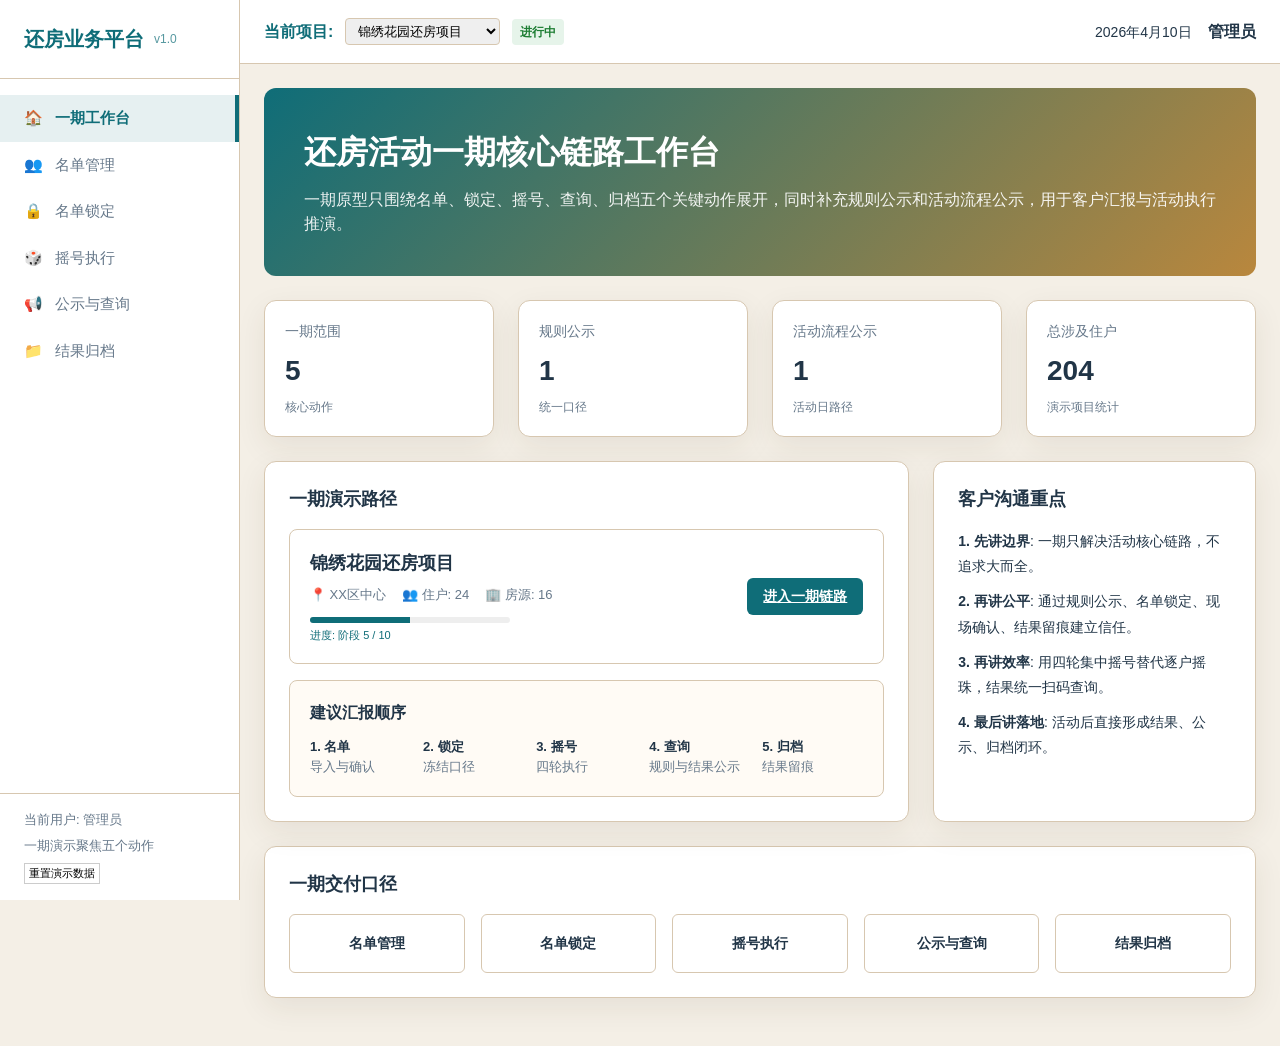
<file: prototype/index.html>
<!DOCTYPE html>
<html lang="zh-CN">
<head>
  <meta charset="UTF-8">
  <meta name="viewport" content="width=device-width, initial-scale=1.0">
  <title>还房活动一期工作台</title>
  <link rel="stylesheet" href="assets/css/style.css">
</head>
<body>
  <div class="sidebar"></div>
  <div class="main">
    <div class="top-bar"></div>
    <div class="content">
      <div class="hero-section" style="background: linear-gradient(135deg, var(--accent), var(--gold)); color: #fff; padding: 40px; border-radius: var(--radius); margin-bottom: 24px;">
        <h1 style="font-size: 32px; margin-bottom: 12px;">还房活动一期核心链路工作台</h1>
        <p style="opacity: 0.92; font-size: 16px;">一期原型只围绕名单、锁定、摇号、查询、归档五个关键动作展开，同时补充规则公示和活动流程公示，用于客户汇报与活动执行推演。</p>
      </div>

      <div style="display: grid; grid-template-columns: repeat(4, 1fr); gap: 24px; margin-bottom: 24px;">
        <div class="card" style="margin-bottom: 0; padding: 20px;">
          <div style="font-size: 14px; color: var(--muted); margin-bottom: 8px;">一期范围</div>
          <div style="font-size: 28px; font-weight: 700;">5</div>
          <div style="font-size: 12px; color: var(--muted); margin-top: 6px;">核心动作</div>
        </div>
        <div class="card" style="margin-bottom: 0; padding: 20px;">
          <div style="font-size: 14px; color: var(--muted); margin-bottom: 8px;">规则公示</div>
          <div style="font-size: 28px; font-weight: 700;">1</div>
          <div style="font-size: 12px; color: var(--muted); margin-top: 6px;">统一口径</div>
        </div>
        <div class="card" style="margin-bottom: 0; padding: 20px;">
          <div style="font-size: 14px; color: var(--muted); margin-bottom: 8px;">活动流程公示</div>
          <div style="font-size: 28px; font-weight: 700;">1</div>
          <div style="font-size: 12px; color: var(--muted); margin-top: 6px;">活动日路径</div>
        </div>
        <div class="card" style="margin-bottom: 0; padding: 20px;">
          <div style="font-size: 14px; color: var(--muted); margin-bottom: 8px;">总涉及住户</div>
          <div style="font-size: 28px; font-weight: 700;">204</div>
          <div style="font-size: 12px; color: var(--muted); margin-top: 6px;">演示项目统计</div>
        </div>
      </div>

      <div style="display: grid; grid-template-columns: 2fr 1fr; gap: 24px;">
        <div class="card">
          <div class="card-title">一期演示路径</div>
          <div id="project-list">
            <!-- Project cards will be rendered here -->
          </div>
        </div>
        <div class="card">
          <div class="card-title">客户沟通重点</div>
          <div style="font-size: 14px; line-height: 1.8;">
            <div style="margin-bottom: 10px;"><strong>1. 先讲边界</strong>: 一期只解决活动核心链路，不追求大而全。</div>
            <div style="margin-bottom: 10px;"><strong>2. 再讲公平</strong>: 通过规则公示、名单锁定、现场确认、结果留痕建立信任。</div>
            <div style="margin-bottom: 10px;"><strong>3. 再讲效率</strong>: 用四轮集中摇号替代逐户摇珠，结果统一扫码查询。</div>
            <div><strong>4. 最后讲落地</strong>: 活动后直接形成结果、公示、归档闭环。</div>
          </div>
        </div>
      </div>

      <div class="card">
        <div class="card-title">一期交付口径</div>
        <div style="display: grid; grid-template-columns: repeat(5, 1fr); gap: 16px;">
          <a href="households.html" class="btn btn-secondary" style="justify-content: center; padding: 18px 12px; text-decoration: none;">名单管理</a>
          <a href="review.html" class="btn btn-secondary" style="justify-content: center; padding: 18px 12px; text-decoration: none;">名单锁定</a>
          <a href="lottery.html" class="btn btn-secondary" style="justify-content: center; padding: 18px 12px; text-decoration: none;">摇号执行</a>
          <a href="notifications.html" class="btn btn-secondary" style="justify-content: center; padding: 18px 12px; text-decoration: none;">公示与查询</a>
          <a href="archive.html" class="btn btn-secondary" style="justify-content: center; padding: 18px 12px; text-decoration: none;">结果归档</a>
        </div>
      </div>
    </div>
  </div>

  <script src="assets/js/app.js"></script>
  <script>
    document.addEventListener('DOMContentLoaded', () => {
      UI.renderSidebar('index');
      UI.renderTopBar();

      const project = PrototypeState.getCurrentProject();
      const projectList = document.getElementById('project-list');
      
      projectList.innerHTML = `
        <div style="border: 1px solid var(--line); border-radius: 8px; padding: 20px; margin-bottom: 16px; display: flex; justify-content: space-between; align-items: center;">
          <div>
            <h3 style="margin-bottom: 8px; font-size: 18px;">${project.name}</h3>
            <div style="font-size: 13px; color: var(--muted); display: flex; gap: 16px;">
              <span>📍 ${project.location}</span>
              <span>👥 住户: ${project.totalHouseholds}</span>
              <span>🏢 房源: ${project.totalUnits}</span>
            </div>
            <div style="margin-top: 12px; height: 6px; width: 200px; background: #eee; border-radius: 3px; overflow: hidden;">
              <div style="width: ${project.currentStage * 10}%; height: 100%; background: var(--accent);"></div>
            </div>
            <div style="font-size: 11px; margin-top: 4px; color: var(--accent);">进度: 阶段 ${project.currentStage} / 10</div>
          </div>
          <a href="households.html" class="btn btn-primary">进入一期链路</a>
        </div>
        <div style="border: 1px solid var(--line); border-radius: 8px; padding: 20px; background: var(--paper);">
          <div style="font-weight: 700; margin-bottom: 12px;">建议汇报顺序</div>
          <div style="display: grid; grid-template-columns: repeat(5, 1fr); gap: 12px; font-size: 13px; color: var(--muted);">
            <div><strong style="display: block; color: var(--ink);">1. 名单</strong>导入与确认</div>
            <div><strong style="display: block; color: var(--ink);">2. 锁定</strong>冻结口径</div>
            <div><strong style="display: block; color: var(--ink);">3. 摇号</strong>四轮执行</div>
            <div><strong style="display: block; color: var(--ink);">4. 查询</strong>规则与结果公示</div>
            <div><strong style="display: block; color: var(--ink);">5. 归档</strong>结果留痕</div>
          </div>
        </div>
      `;
    });
  </script>
</body>
</html>
</file>
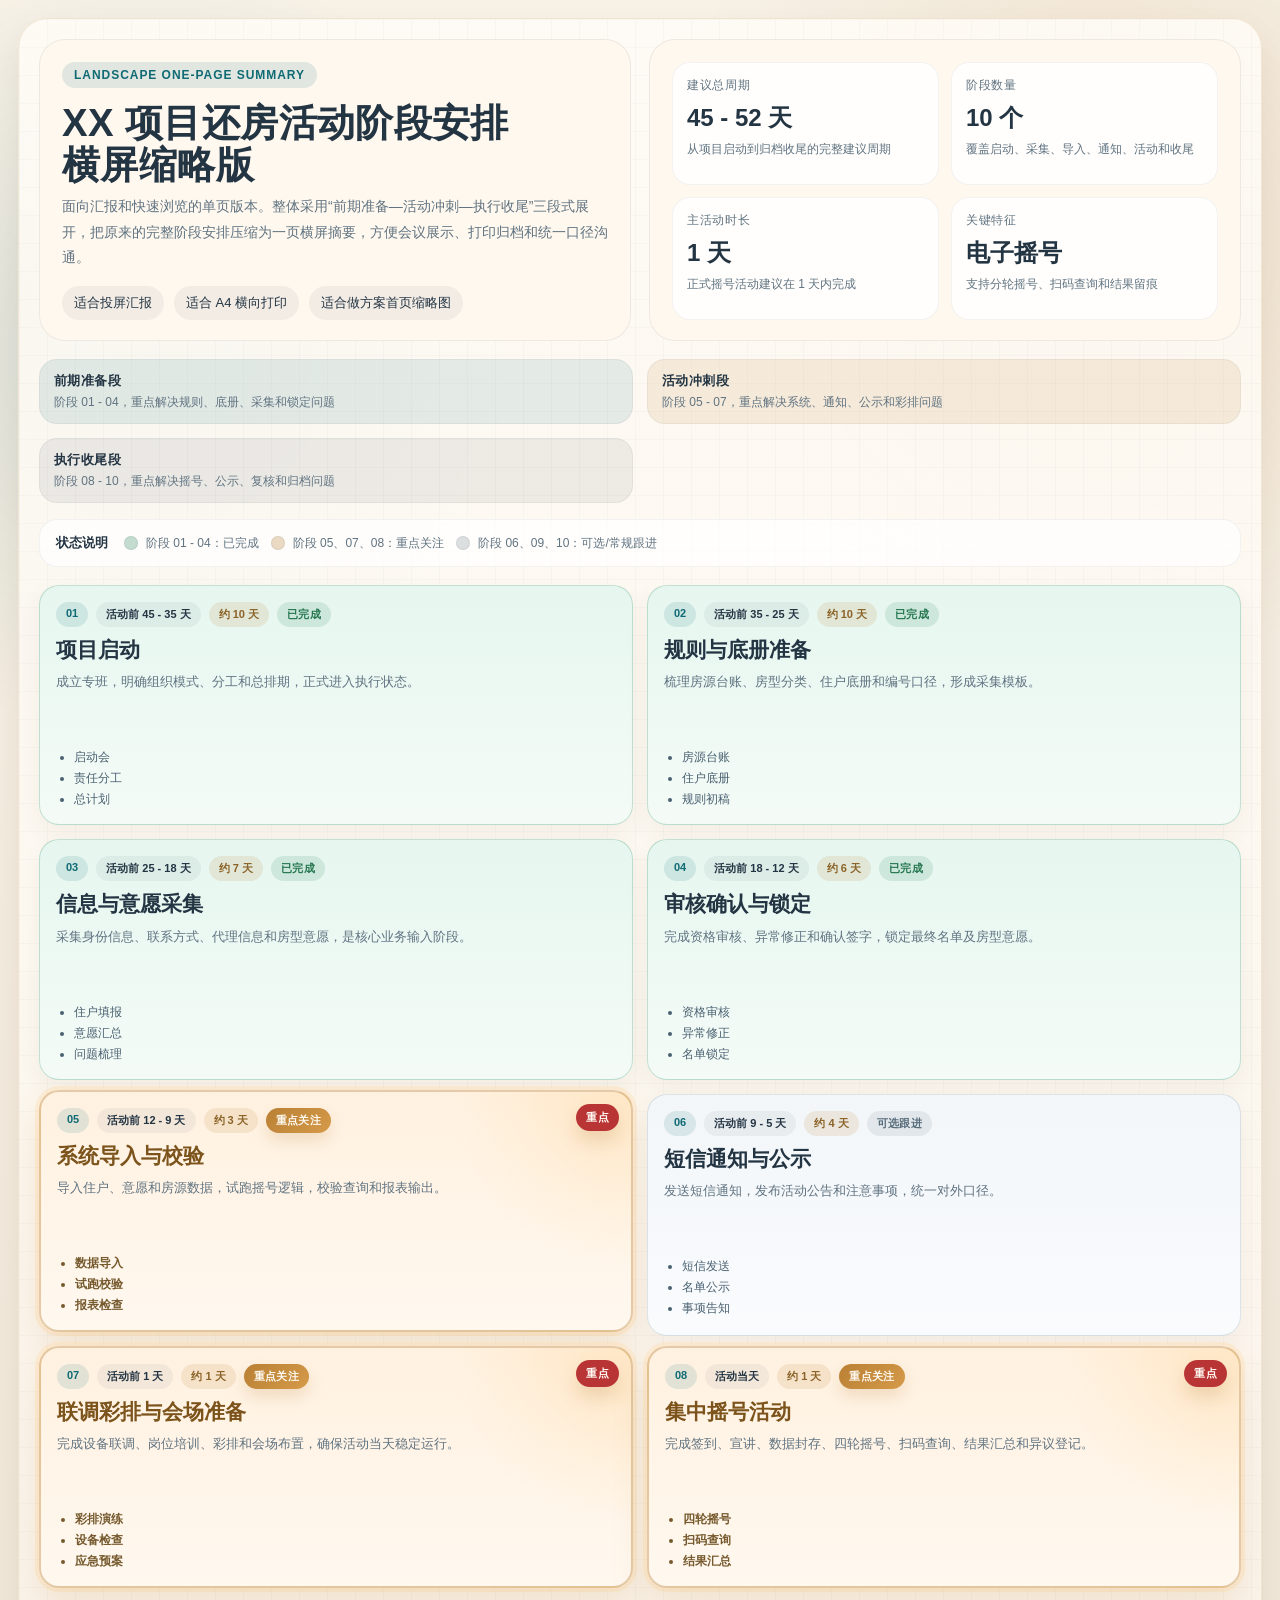
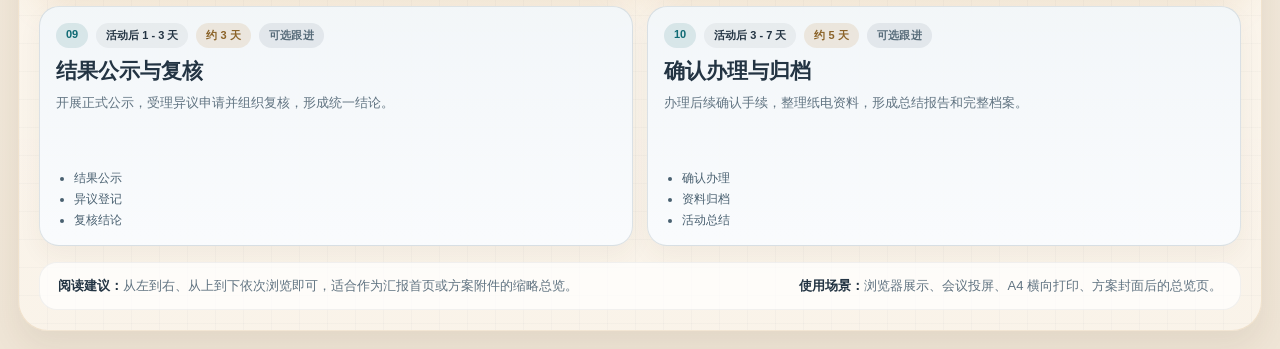
<file: docs/还房活动阶段安排-横屏缩略版.html>
<!DOCTYPE html>
<html lang="zh-CN">
<head>
  <meta charset="UTF-8" />
  <meta name="viewport" content="width=device-width, initial-scale=1.0" />
  <title>XX项目还房活动阶段安排（横屏缩略版）</title>
  <style>
    @page {
      size: A4 landscape;
      margin: 10mm;
    }

    :root {
      --bg-1: #f7f1e6;
      --bg-2: #efe5d6;
      --panel: rgba(255, 251, 245, 0.92);
      --panel-strong: rgba(255, 248, 239, 0.98);
      --ink: #233443;
      --muted: #607381;
      --line: rgba(35, 52, 67, 0.12);
      --accent: #0f6a74;
      --accent-soft: rgba(15, 106, 116, 0.12);
      --gold: #b98035;
      --gold-soft: rgba(185, 128, 53, 0.14);
      --shadow: 0 16px 32px rgba(77, 57, 30, 0.08);
      --radius-xl: 26px;
      --radius-lg: 20px;
      --radius-md: 16px;
    }

    * {
      box-sizing: border-box;
    }

    html,
    body {
      margin: 0;
      min-height: 100%;
      font-family: "Source Han Sans SC", "PingFang SC", "Microsoft YaHei", sans-serif;
      color: var(--ink);
      background:
        radial-gradient(circle at 12% 18%, rgba(15, 106, 116, 0.14), transparent 20%),
        radial-gradient(circle at 86% 12%, rgba(185, 128, 53, 0.16), transparent 22%),
        linear-gradient(180deg, var(--bg-1) 0%, var(--bg-2) 100%);
    }

    body {
      padding: 18px;
    }

    .board {
      max-width: 1580px;
      margin: 0 auto;
      padding: 20px;
      border-radius: 30px;
      background: linear-gradient(180deg, rgba(255, 252, 247, 0.86), rgba(251, 245, 236, 0.88));
      border: 1px solid rgba(185, 128, 53, 0.16);
      box-shadow: var(--shadow);
      position: relative;
      overflow: hidden;
    }

    .board::before {
      content: "";
      position: absolute;
      inset: 0;
      background-image:
        linear-gradient(rgba(35, 52, 67, 0.025) 1px, transparent 1px),
        linear-gradient(90deg, rgba(35, 52, 67, 0.025) 1px, transparent 1px);
      background-size: 28px 28px;
      pointer-events: none;
    }

    .hero {
      position: relative;
      display: grid;
      grid-template-columns: 1.5fr 1fr;
      gap: 18px;
      align-items: stretch;
      z-index: 1;
    }

    .hero-main,
    .hero-side {
      border-radius: var(--radius-xl);
      padding: 22px 22px 20px;
      background: var(--panel-strong);
      border: 1px solid rgba(35, 52, 67, 0.08);
    }

    .eyebrow {
      display: inline-flex;
      align-items: center;
      gap: 8px;
      padding: 6px 12px;
      border-radius: 999px;
      background: var(--accent-soft);
      color: var(--accent);
      font-size: 12px;
      font-weight: 700;
      letter-spacing: 0.08em;
      text-transform: uppercase;
    }

    h1 {
      margin: 14px 0 8px;
      font-size: clamp(28px, 3vw, 42px);
      line-height: 1.1;
      letter-spacing: 0.01em;
    }

    .subtitle {
      margin: 0;
      font-size: 14px;
      line-height: 1.8;
      color: var(--muted);
      max-width: 920px;
    }

    .pill-row {
      display: flex;
      flex-wrap: wrap;
      gap: 10px;
      margin-top: 16px;
    }

    .pill {
      padding: 8px 12px;
      border-radius: 999px;
      background: rgba(35, 52, 67, 0.06);
      font-size: 13px;
      color: var(--ink);
    }

    .hero-side {
      display: grid;
      grid-template-columns: repeat(2, minmax(0, 1fr));
      gap: 12px;
    }

    .metric {
      padding: 14px 14px 12px;
      border-radius: 18px;
      background: rgba(255, 255, 255, 0.8);
      border: 1px solid rgba(35, 52, 67, 0.06);
    }

    .metric span {
      display: block;
    }

    .metric .label {
      font-size: 12px;
      color: var(--muted);
      letter-spacing: 0.06em;
      text-transform: uppercase;
    }

    .metric .value {
      margin-top: 8px;
      font-size: 24px;
      font-weight: 700;
      color: var(--ink);
    }

    .metric .note {
      margin-top: 6px;
      font-size: 12px;
      line-height: 1.6;
      color: var(--muted);
    }

    .bands {
      position: relative;
      z-index: 1;
      display: grid;
      grid-template-columns: 4fr 3fr 3fr;
      gap: 14px;
      margin-top: 18px;
    }

    .band {
      padding: 12px 14px;
      border-radius: 18px;
      color: var(--ink);
      border: 1px solid rgba(35, 52, 67, 0.06);
      font-size: 13px;
      font-weight: 700;
      letter-spacing: 0.03em;
    }

    .band span {
      display: block;
      margin-top: 4px;
      font-size: 12px;
      font-weight: 500;
      color: var(--muted);
      letter-spacing: normal;
    }

    .band.prepare {
      background: rgba(15, 106, 116, 0.1);
    }

    .band.sprint {
      background: rgba(185, 128, 53, 0.12);
    }

    .band.finish {
      background: rgba(35, 52, 67, 0.07);
    }

    .timeline {
      position: relative;
      z-index: 1;
      margin-top: 18px;
      display: grid;
      grid-template-columns: repeat(5, minmax(0, 1fr));
      gap: 14px;
    }

    .stage {
      min-height: 214px;
      padding: 16px 16px 14px;
      border-radius: var(--radius-lg);
      background: var(--panel);
      border: 1px solid rgba(35, 52, 67, 0.07);
      box-shadow: 0 10px 24px rgba(77, 57, 30, 0.05);
      position: relative;
    }

    .stage.complete {
      background: linear-gradient(180deg, rgba(229, 246, 239, 0.96), rgba(244, 251, 247, 0.96));
      border-color: rgba(45, 138, 95, 0.24);
    }

    .stage.focus {
      background:
        radial-gradient(circle at top right, rgba(255, 214, 153, 0.38), transparent 28%),
        linear-gradient(180deg, rgba(255, 241, 224, 0.99), rgba(255, 248, 239, 0.99));
      border: 2px solid rgba(185, 128, 53, 0.38);
      box-shadow:
        0 18px 36px rgba(185, 128, 53, 0.16),
        0 0 0 4px rgba(255, 224, 182, 0.42);
      transform: translateY(-4px);
      overflow: hidden;
    }

    .stage.optional {
      background: linear-gradient(180deg, rgba(242, 246, 249, 0.96), rgba(249, 251, 253, 0.96));
      border-color: rgba(96, 115, 129, 0.18);
    }

    .stage::after {
      content: "";
      position: absolute;
      top: 22px;
      right: -10px;
      width: 20px;
      height: 2px;
      background: linear-gradient(90deg, rgba(15, 106, 116, 0.5), rgba(185, 128, 53, 0.5));
    }

    .stage:nth-child(5)::after,
    .stage:last-child::after {
      display: none;
    }

    .stage:nth-child(6)::before {
      content: "";
      position: absolute;
      top: -24px;
      left: 24px;
      right: 24px;
      height: 2px;
      background: linear-gradient(90deg, rgba(15, 106, 116, 0.35), rgba(185, 128, 53, 0.35));
    }

    .tag-row {
      display: flex;
      flex-wrap: wrap;
      gap: 8px;
      margin-bottom: 10px;
    }

    .stage.focus .tag-row {
      padding-right: 88px;
    }

    .no {
      padding: 5px 10px;
      border-radius: 999px;
      background: var(--accent-soft);
      color: var(--accent);
      font-size: 11px;
      font-weight: 700;
    }

    .window {
      padding: 5px 10px;
      border-radius: 999px;
      background: rgba(35, 52, 67, 0.06);
      color: var(--ink);
      font-size: 11px;
      font-weight: 600;
    }

    .duration {
      padding: 5px 10px;
      border-radius: 999px;
      background: var(--gold-soft);
      color: #8b6328;
      font-size: 11px;
      font-weight: 700;
    }

    .status {
      padding: 5px 10px;
      border-radius: 999px;
      font-size: 11px;
      font-weight: 700;
      letter-spacing: 0.03em;
    }

    .complete .status {
      background: rgba(45, 138, 95, 0.14);
      color: #25764f;
    }

    .focus .status {
      background: linear-gradient(135deg, #b98035, #d59a49);
      color: #fffaf2;
      box-shadow: 0 8px 16px rgba(185, 128, 53, 0.2);
    }

    .optional .status {
      background: rgba(96, 115, 129, 0.12);
      color: #566b79;
    }

    h2 {
      margin: 0;
      font-size: 21px;
      line-height: 1.25;
    }

    .stage.focus h2 {
      color: #7b531b;
    }

    .desc {
      margin: 8px 0 0;
      font-size: 13px;
      line-height: 1.7;
      color: var(--muted);
      min-height: 64px;
    }

    .mini-list {
      margin: 12px 0 0;
      padding-left: 18px;
      font-size: 12px;
      line-height: 1.75;
      color: #496070;
    }

    .stage.focus .mini-list {
      color: #765a2e;
      font-weight: 600;
    }

    .focus-flag {
      position: absolute;
      top: 12px;
      right: 12px;
      padding: 6px 10px;
      border-radius: 999px;
      background: linear-gradient(135deg, #b93535, #b93535);
      color: #fffaf3;
      font-size: 11px;
      font-weight: 800;
      letter-spacing: 0.04em;
      box-shadow: 0 10px 18px rgba(185, 128, 53, 0.24);
    }

    .legend {
      position: relative;
      z-index: 1;
      margin-top: 16px;
      padding: 14px 16px;
      border-radius: 18px;
      background: rgba(255, 255, 255, 0.72);
      border: 1px solid rgba(35, 52, 67, 0.06);
      display: flex;
      flex-wrap: wrap;
      gap: 10px 12px;
      align-items: center;
    }

    .legend-title {
      font-size: 13px;
      font-weight: 700;
      color: var(--ink);
      margin-right: 4px;
    }

    .legend-item {
      display: inline-flex;
      align-items: center;
      gap: 8px;
      font-size: 12px;
      color: var(--muted);
    }

    .legend-swatch {
      width: 14px;
      height: 14px;
      border-radius: 50%;
      border: 1px solid rgba(35, 52, 67, 0.08);
    }

    .legend-swatch.complete {
      background: rgba(45, 138, 95, 0.28);
    }

    .legend-swatch.focus {
      background: rgba(185, 128, 53, 0.28);
    }

    .legend-swatch.optional {
      background: rgba(96, 115, 129, 0.22);
    }

    .footer {
      position: relative;
      z-index: 1;
      margin-top: 16px;
      padding: 14px 18px;
      border-radius: 18px;
      background: rgba(255, 255, 255, 0.72);
      border: 1px solid rgba(35, 52, 67, 0.06);
      display: flex;
      justify-content: space-between;
      gap: 12px;
      font-size: 13px;
      color: var(--muted);
    }

    .footer strong {
      color: var(--ink);
    }

    @media (max-width: 1280px) {
      .hero,
      .bands,
      .timeline {
        grid-template-columns: repeat(2, minmax(0, 1fr));
      }

      .timeline {
        grid-template-columns: repeat(2, minmax(0, 1fr));
      }

      .stage::after,
      .stage:nth-child(6)::before {
        display: none;
      }
    }

    @media (max-width: 860px) {
      body {
        padding: 10px;
      }

      .board {
        padding: 14px;
        border-radius: 22px;
      }

      .hero,
      .hero-side,
      .bands,
      .timeline {
        grid-template-columns: 1fr;
      }

      .footer {
        flex-direction: column;
      }
    }
  </style>
</head>
<body>
  <main class="board">
    <section class="hero">
      <div class="hero-main">
        <span class="eyebrow">Landscape One-Page Summary</span>
        <h1>XX 项目还房活动阶段安排<br />横屏缩略版</h1>
        <p class="subtitle">
          面向汇报和快速浏览的单页版本。整体采用“前期准备—活动冲刺—执行收尾”三段式展开，把原来的完整阶段安排压缩为一页横屏摘要，方便会议展示、打印归档和统一口径沟通。
        </p>
        <div class="pill-row">
          <span class="pill">适合投屏汇报</span>
          <span class="pill">适合 A4 横向打印</span>
          <span class="pill">适合做方案首页缩略图</span>
        </div>
      </div>

      <div class="hero-side">
        <div class="metric">
          <span class="label">建议总周期</span>
          <span class="value">45 - 52 天</span>
          <span class="note">从项目启动到归档收尾的完整建议周期</span>
        </div>
        <div class="metric">
          <span class="label">阶段数量</span>
          <span class="value">10 个</span>
          <span class="note">覆盖启动、采集、导入、通知、活动和收尾</span>
        </div>
        <div class="metric">
          <span class="label">主活动时长</span>
          <span class="value">1 天</span>
          <span class="note">正式摇号活动建议在 1 天内完成</span>
        </div>
        <div class="metric">
          <span class="label">关键特征</span>
          <span class="value">电子摇号</span>
          <span class="note">支持分轮摇号、扫码查询和结果留痕</span>
        </div>
      </div>
    </section>

    <section class="bands" aria-label="阶段分组">
      <div class="band prepare">
        前期准备段
        <span>阶段 01 - 04，重点解决规则、底册、采集和锁定问题</span>
      </div>
      <div class="band sprint">
        活动冲刺段
        <span>阶段 05 - 07，重点解决系统、通知、公示和彩排问题</span>
      </div>
      <div class="band finish">
        执行收尾段
        <span>阶段 08 - 10，重点解决摇号、公示、复核和归档问题</span>
      </div>
    </section>

    <section class="legend" aria-label="状态图例">
      <span class="legend-title">状态说明</span>
      <span class="legend-item"><span class="legend-swatch complete"></span>阶段 01 - 04：已完成</span>
      <span class="legend-item"><span class="legend-swatch focus"></span>阶段 05、07、08：重点关注</span>
      <span class="legend-item"><span class="legend-swatch optional"></span>阶段 06、09、10：可选/常规跟进</span>
    </section>

    <section class="timeline" aria-label="还房活动横屏缩略时间轴">
      <article class="stage complete">
        <div class="tag-row">
          <span class="no">01</span>
          <span class="window">活动前 45 - 35 天</span>
          <span class="duration">约 10 天</span>
          <span class="status">已完成</span>
        </div>
        <h2>项目启动</h2>
        <p class="desc">成立专班，明确组织模式、分工和总排期，正式进入执行状态。</p>
        <ul class="mini-list">
          <li>启动会</li>
          <li>责任分工</li>
          <li>总计划</li>
        </ul>
      </article>

      <article class="stage complete">
        <div class="tag-row">
          <span class="no">02</span>
          <span class="window">活动前 35 - 25 天</span>
          <span class="duration">约 10 天</span>
          <span class="status">已完成</span>
        </div>
        <h2>规则与底册准备</h2>
        <p class="desc">梳理房源台账、房型分类、住户底册和编号口径，形成采集模板。</p>
        <ul class="mini-list">
          <li>房源台账</li>
          <li>住户底册</li>
          <li>规则初稿</li>
        </ul>
      </article>

      <article class="stage complete">
        <div class="tag-row">
          <span class="no">03</span>
          <span class="window">活动前 25 - 18 天</span>
          <span class="duration">约 7 天</span>
          <span class="status">已完成</span>
        </div>
        <h2>信息与意愿采集</h2>
        <p class="desc">采集身份信息、联系方式、代理信息和房型意愿，是核心业务输入阶段。</p>
        <ul class="mini-list">
          <li>住户填报</li>
          <li>意愿汇总</li>
          <li>问题梳理</li>
        </ul>
      </article>

      <article class="stage complete">
        <div class="tag-row">
          <span class="no">04</span>
          <span class="window">活动前 18 - 12 天</span>
          <span class="duration">约 6 天</span>
          <span class="status">已完成</span>
        </div>
        <h2>审核确认与锁定</h2>
        <p class="desc">完成资格审核、异常修正和确认签字，锁定最终名单及房型意愿。</p>
        <ul class="mini-list">
          <li>资格审核</li>
          <li>异常修正</li>
          <li>名单锁定</li>
        </ul>
      </article>

      <article class="stage focus">
        <span class="focus-flag">重点</span>
        <div class="tag-row">
          <span class="no">05</span>
          <span class="window">活动前 12 - 9 天</span>
          <span class="duration">约 3 天</span>
          <span class="status">重点关注</span>
        </div>
        <h2>系统导入与校验</h2>
        <p class="desc">导入住户、意愿和房源数据，试跑摇号逻辑，校验查询和报表输出。</p>
        <ul class="mini-list">
          <li>数据导入</li>
          <li>试跑校验</li>
          <li>报表检查</li>
        </ul>
      </article>

      <article class="stage optional">
        <div class="tag-row">
          <span class="no">06</span>
          <span class="window">活动前 9 - 5 天</span>
          <span class="duration">约 4 天</span>
          <span class="status">可选跟进</span>
        </div>
        <h2>短信通知与公示</h2>
        <p class="desc">发送短信通知，发布活动公告和注意事项，统一对外口径。</p>
        <ul class="mini-list">
          <li>短信发送</li>
          <li>名单公示</li>
          <li>事项告知</li>
        </ul>
      </article>

      <article class="stage focus">
        <span class="focus-flag">重点</span>
        <div class="tag-row">
          <span class="no">07</span>
          <span class="window">活动前 1 天</span>
          <span class="duration">约 1 天</span>
          <span class="status">重点关注</span>
        </div>
        <h2>联调彩排与会场准备</h2>
        <p class="desc">完成设备联调、岗位培训、彩排和会场布置，确保活动当天稳定运行。</p>
        <ul class="mini-list">
          <li>彩排演练</li>
          <li>设备检查</li>
          <li>应急预案</li>
        </ul>
      </article>

      <article class="stage focus">
        <span class="focus-flag">重点</span>
        <div class="tag-row">
          <span class="no">08</span>
          <span class="window">活动当天</span>
          <span class="duration">约 1 天</span>
          <span class="status">重点关注</span>
        </div>
        <h2>集中摇号活动</h2>
        <p class="desc">完成签到、宣讲、数据封存、四轮摇号、扫码查询、结果汇总和异议登记。</p>
        <ul class="mini-list">
          <li>四轮摇号</li>
          <li>扫码查询</li>
          <li>结果汇总</li>
        </ul>
      </article>

      <article class="stage optional">
        <div class="tag-row">
          <span class="no">09</span>
          <span class="window">活动后 1 - 3 天</span>
          <span class="duration">约 3 天</span>
          <span class="status">可选跟进</span>
        </div>
        <h2>结果公示与复核</h2>
        <p class="desc">开展正式公示，受理异议申请并组织复核，形成统一结论。</p>
        <ul class="mini-list">
          <li>结果公示</li>
          <li>异议登记</li>
          <li>复核结论</li>
        </ul>
      </article>

      <article class="stage optional">
        <div class="tag-row">
          <span class="no">10</span>
          <span class="window">活动后 3 - 7 天</span>
          <span class="duration">约 5 天</span>
          <span class="status">可选跟进</span>
        </div>
        <h2>确认办理与归档</h2>
        <p class="desc">办理后续确认手续，整理纸电资料，形成总结报告和完整档案。</p>
        <ul class="mini-list">
          <li>确认办理</li>
          <li>资料归档</li>
          <li>活动总结</li>
        </ul>
      </article>
    </section>

    <section class="footer">
      <div><strong>阅读建议：</strong>从左到右、从上到下依次浏览即可，适合作为汇报首页或方案附件的缩略总览。</div>
      <div><strong>使用场景：</strong>浏览器展示、会议投屏、A4 横向打印、方案封面后的总览页。</div>
    </section>
  </main>
</body>
</html>
</file>
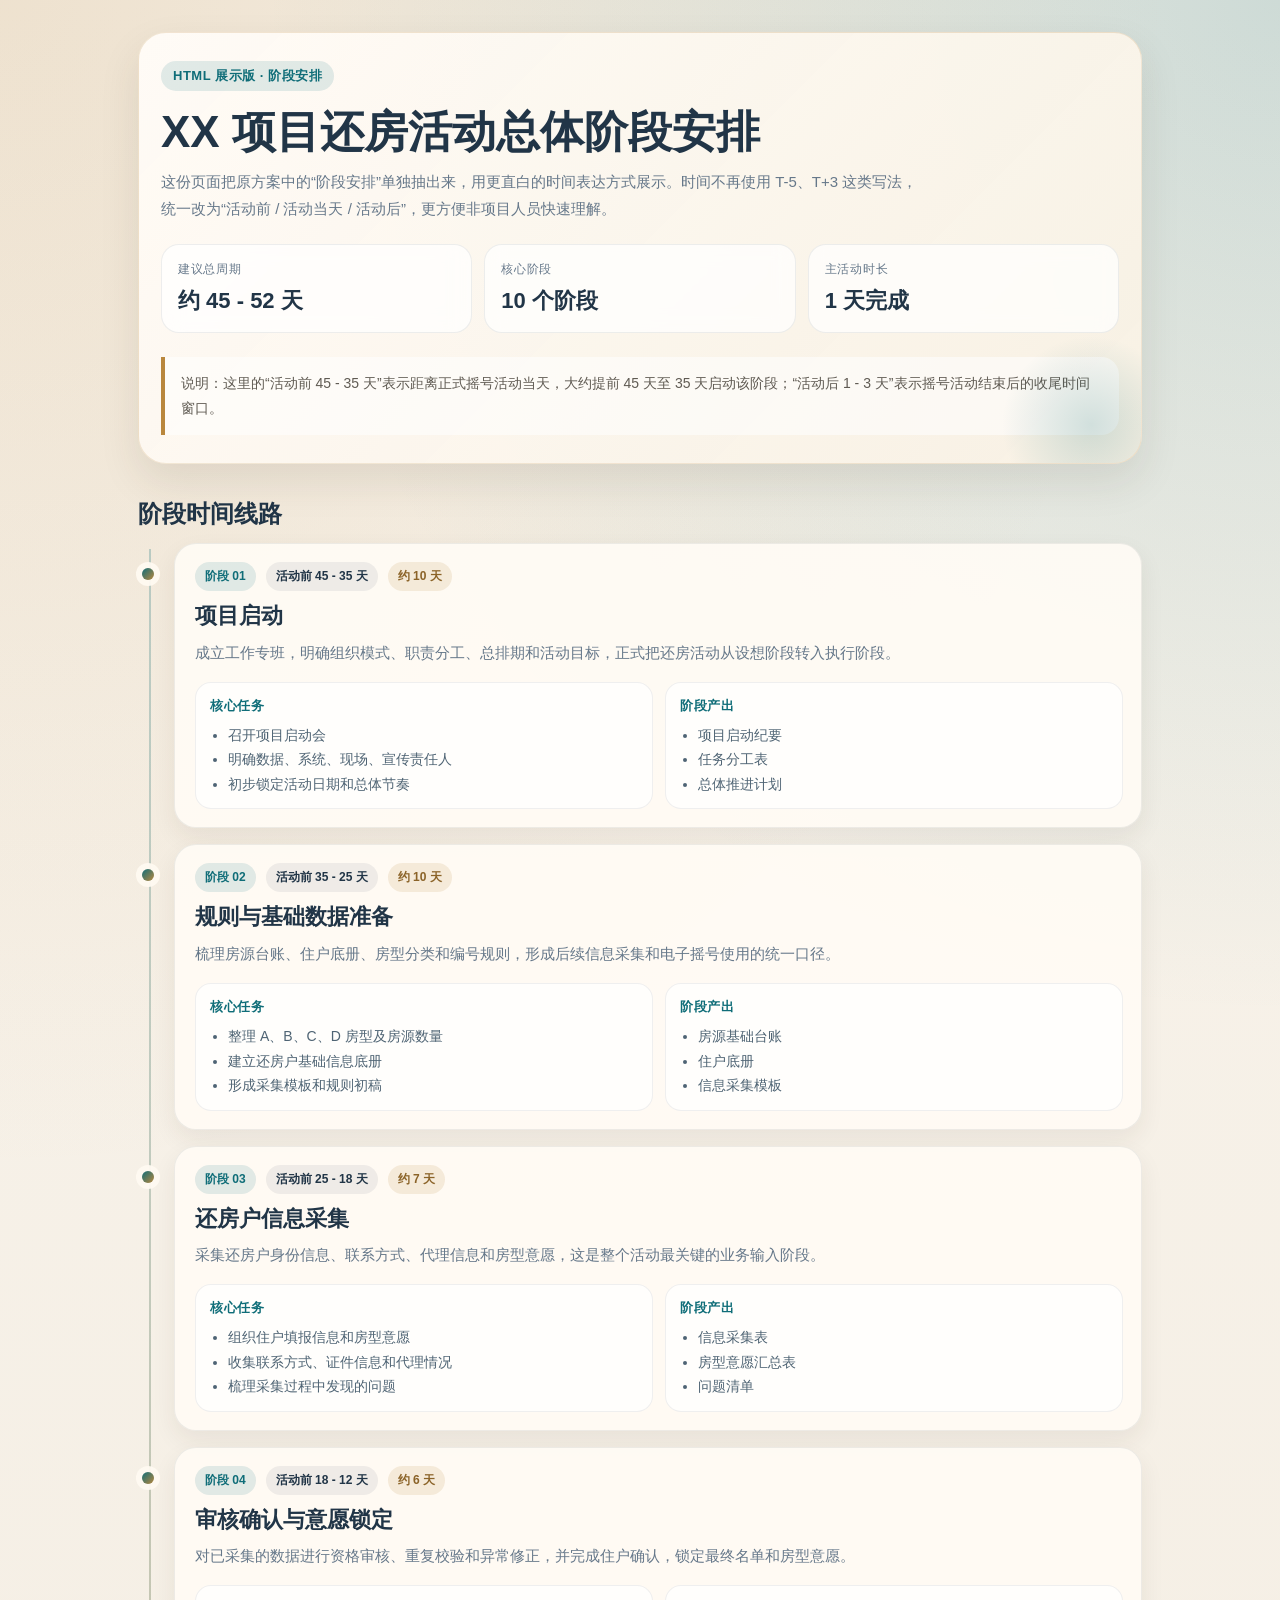
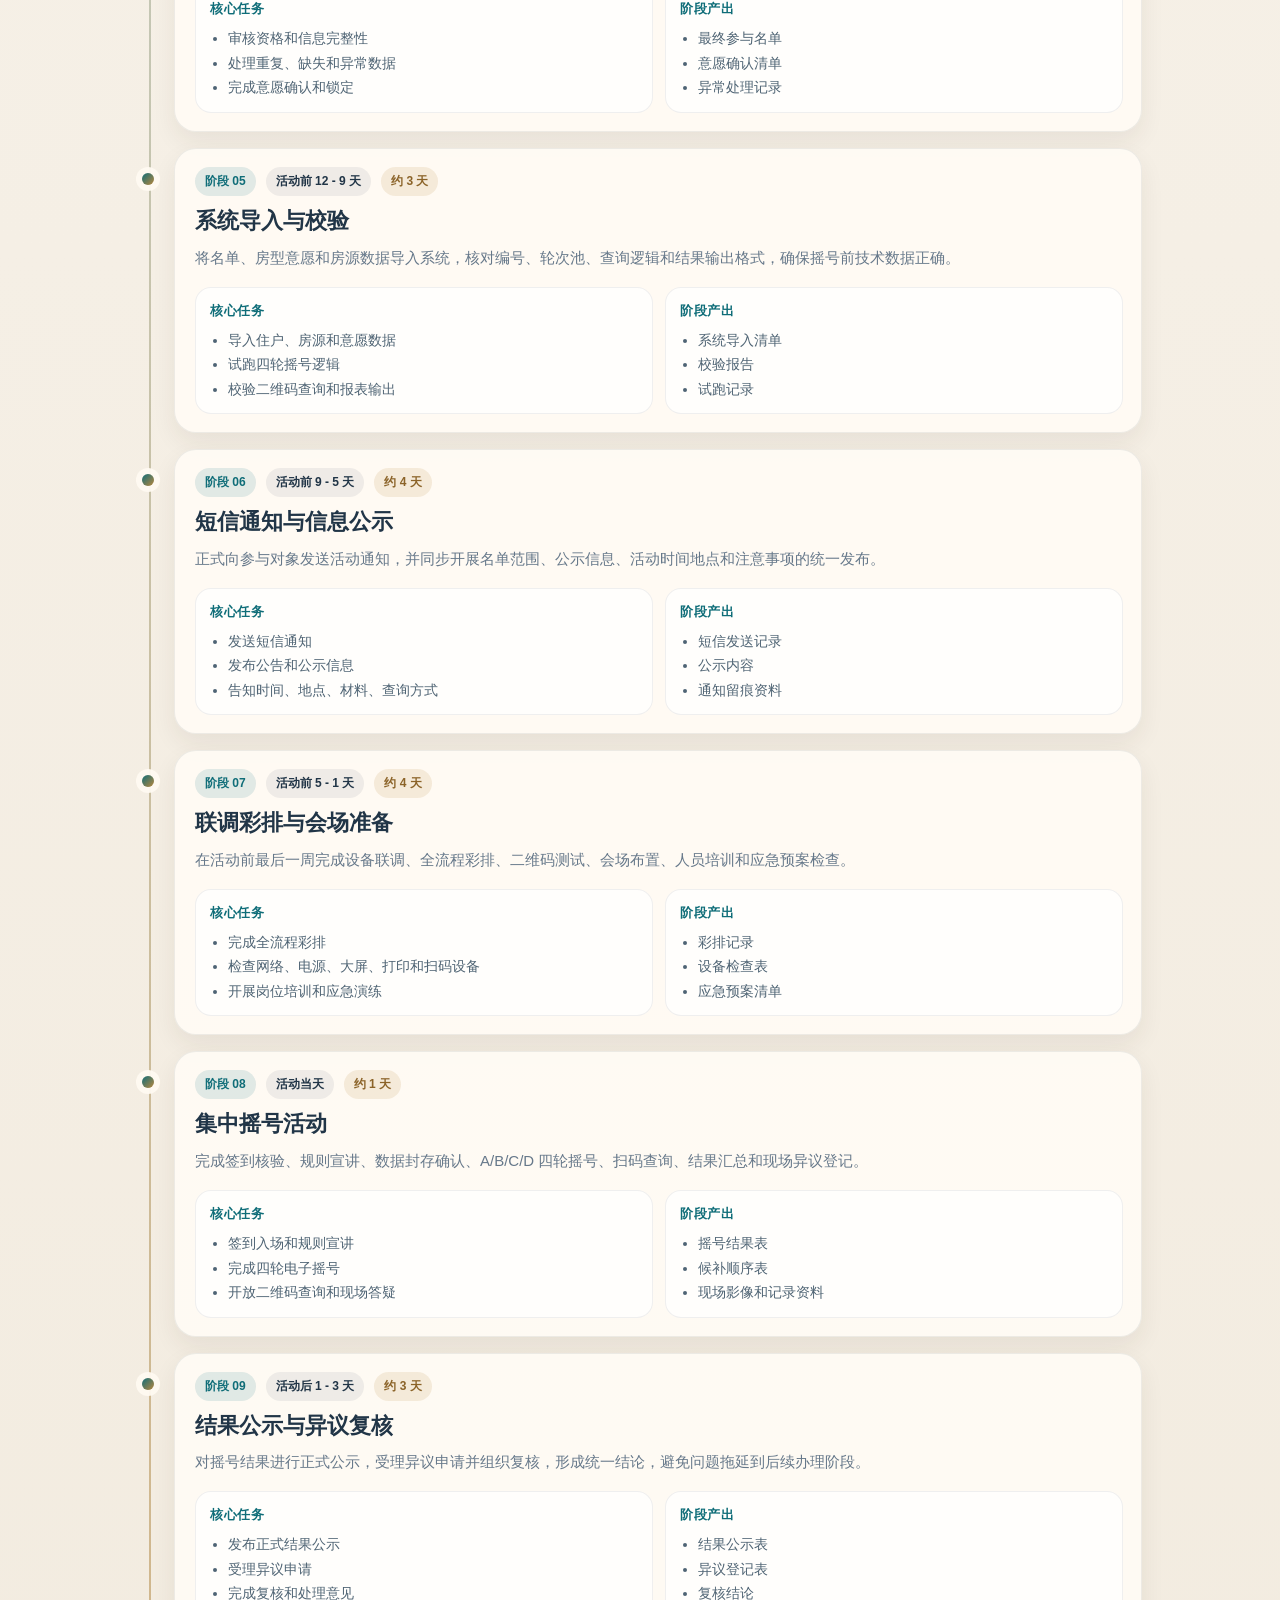
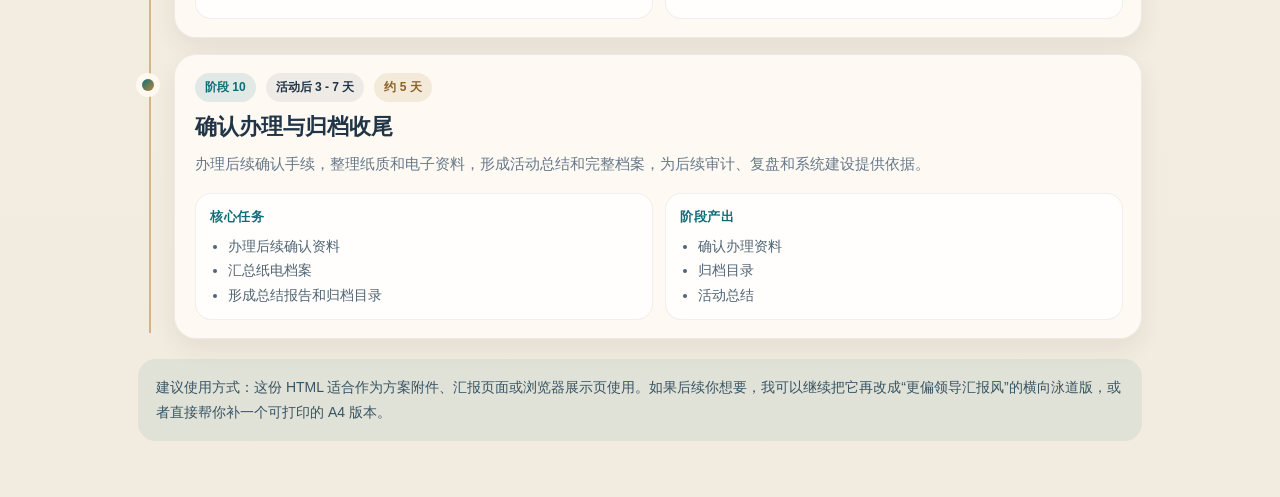
<file: docs/还房活动阶段安排.html>
<!DOCTYPE html>
<html lang="zh-CN">
<head>
  <meta charset="UTF-8" />
  <meta name="viewport" content="width=device-width, initial-scale=1.0" />
  <title>XX项目还房活动阶段安排</title>
  <style>
    :root {
      --bg: #f4efe6;
      --paper: rgba(255, 251, 245, 0.92);
      --ink: #213547;
      --muted: #66788a;
      --line: #d7c7b0;
      --accent: #0f6d78;
      --accent-soft: rgba(15, 109, 120, 0.12);
      --gold: #b9873d;
      --shadow: 0 18px 40px rgba(58, 46, 28, 0.1);
      --radius: 22px;
    }

    * {
      box-sizing: border-box;
    }

    body {
      margin: 0;
      font-family: "PingFang SC", "Hiragino Sans GB", "Microsoft YaHei", sans-serif;
      color: var(--ink);
      background:
        radial-gradient(circle at top left, rgba(185, 135, 61, 0.16), transparent 30%),
        radial-gradient(circle at top right, rgba(15, 109, 120, 0.18), transparent 26%),
        linear-gradient(180deg, #f8f3eb 0%, #f2ebdf 100%);
    }

    .page {
      max-width: 1040px;
      margin: 0 auto;
      padding: 32px 18px 56px;
    }

    .hero {
      background: linear-gradient(135deg, rgba(255, 252, 247, 0.96), rgba(249, 241, 228, 0.94));
      border: 1px solid rgba(185, 135, 61, 0.18);
      border-radius: 28px;
      box-shadow: var(--shadow);
      padding: 28px 22px;
      position: relative;
      overflow: hidden;
    }

    .hero::after {
      content: "";
      position: absolute;
      inset: auto -40px -52px auto;
      width: 180px;
      height: 180px;
      border-radius: 50%;
      background: radial-gradient(circle, rgba(15, 109, 120, 0.18), transparent 70%);
    }

    .eyebrow {
      display: inline-flex;
      align-items: center;
      gap: 8px;
      padding: 6px 12px;
      border-radius: 999px;
      background: var(--accent-soft);
      color: var(--accent);
      font-size: 13px;
      font-weight: 700;
      letter-spacing: 0.04em;
    }

    h1 {
      margin: 16px 0 10px;
      font-size: clamp(28px, 4vw, 44px);
      line-height: 1.15;
    }

    .intro {
      margin: 0;
      max-width: 760px;
      color: var(--muted);
      font-size: 15px;
      line-height: 1.8;
    }

    .summary {
      display: grid;
      grid-template-columns: repeat(3, minmax(0, 1fr));
      gap: 12px;
      margin-top: 22px;
    }

    .summary-card {
      padding: 16px;
      border-radius: 18px;
      background: rgba(255, 255, 255, 0.72);
      border: 1px solid rgba(33, 53, 71, 0.08);
      backdrop-filter: blur(10px);
    }

    .summary-label {
      display: block;
      font-size: 12px;
      color: var(--muted);
      letter-spacing: 0.06em;
      text-transform: uppercase;
    }

    .summary-value {
      display: block;
      margin-top: 8px;
      font-size: 22px;
      font-weight: 700;
      color: var(--ink);
    }

    .legend {
      margin: 24px 0 0;
      padding: 14px 16px;
      border-left: 4px solid var(--gold);
      background: rgba(255, 255, 255, 0.56);
      border-radius: 0 18px 18px 0;
      color: #5f5a52;
      line-height: 1.8;
      font-size: 14px;
    }

    .section-title {
      margin: 34px 0 14px;
      font-size: 24px;
      line-height: 1.3;
    }

    .timeline {
      position: relative;
      padding-left: 18px;
    }

    .timeline::before {
      content: "";
      position: absolute;
      left: 11px;
      top: 6px;
      bottom: 6px;
      width: 2px;
      background: linear-gradient(180deg, rgba(15, 109, 120, 0.25), rgba(185, 135, 61, 0.55));
    }

    .stage {
      position: relative;
      margin: 0 0 16px 18px;
      padding: 18px 18px 18px 20px;
      background: var(--paper);
      border: 1px solid rgba(33, 53, 71, 0.08);
      border-radius: var(--radius);
      box-shadow: 0 10px 24px rgba(58, 46, 28, 0.07);
    }

    .stage::before {
      content: "";
      position: absolute;
      left: -33px;
      top: 24px;
      width: 12px;
      height: 12px;
      border-radius: 50%;
      background: linear-gradient(135deg, var(--accent), var(--gold));
      box-shadow: 0 0 0 6px rgba(255, 250, 242, 0.95);
    }

    .stage-head {
      display: flex;
      flex-wrap: wrap;
      gap: 10px;
      align-items: center;
      margin-bottom: 10px;
    }

    .stage-no {
      min-width: 48px;
      padding: 6px 10px;
      border-radius: 999px;
      background: var(--accent-soft);
      color: var(--accent);
      font-size: 12px;
      font-weight: 700;
      text-align: center;
    }

    .stage-window,
    .stage-duration {
      padding: 6px 10px;
      border-radius: 999px;
      font-size: 12px;
      font-weight: 600;
    }

    .stage-window {
      background: rgba(33, 53, 71, 0.07);
      color: var(--ink);
    }

    .stage-duration {
      background: rgba(185, 135, 61, 0.14);
      color: #8b6328;
    }

    .stage h3 {
      margin: 0 0 8px;
      font-size: 22px;
      line-height: 1.35;
    }

    .stage p {
      margin: 0;
      color: var(--muted);
      line-height: 1.8;
      font-size: 15px;
    }

    .meta {
      display: grid;
      grid-template-columns: repeat(2, minmax(0, 1fr));
      gap: 12px;
      margin-top: 16px;
    }

    .meta-block {
      padding: 14px 14px 12px;
      border-radius: 16px;
      background: rgba(255, 255, 255, 0.7);
      border: 1px solid rgba(33, 53, 71, 0.07);
    }

    .meta-block strong {
      display: block;
      margin-bottom: 8px;
      font-size: 13px;
      color: var(--accent);
      letter-spacing: 0.04em;
    }

    .meta-block ul {
      margin: 0;
      padding-left: 18px;
      color: #4f6474;
      line-height: 1.75;
      font-size: 14px;
    }

    .footer-note {
      margin-top: 20px;
      padding: 16px 18px;
      border-radius: 18px;
      background: rgba(15, 109, 120, 0.08);
      color: #375463;
      line-height: 1.8;
      font-size: 14px;
    }

    @media (max-width: 720px) {
      .page {
        padding: 18px 12px 36px;
      }

      .hero {
        padding: 22px 16px;
        border-radius: 22px;
      }

      .summary,
      .meta {
        grid-template-columns: 1fr;
      }

      .stage {
        margin-left: 16px;
        padding: 16px;
        border-radius: 18px;
      }

      .stage::before {
        left: -29px;
      }

      .stage h3 {
        font-size: 19px;
      }
    }
  </style>
</head>
<body>
  <main class="page">
    <section class="hero">
      <span class="eyebrow">HTML 展示版 · 阶段安排</span>
      <h1>XX 项目还房活动总体阶段安排</h1>
      <p class="intro">
        这份页面把原方案中的“阶段安排”单独抽出来，用更直白的时间表达方式展示。时间不再使用 T-5、T+3 这类写法，统一改为“活动前 / 活动当天 / 活动后”，更方便非项目人员快速理解。
      </p>

      <div class="summary">
        <div class="summary-card">
          <span class="summary-label">建议总周期</span>
          <span class="summary-value">约 45 - 52 天</span>
        </div>
        <div class="summary-card">
          <span class="summary-label">核心阶段</span>
          <span class="summary-value">10 个阶段</span>
        </div>
        <div class="summary-card">
          <span class="summary-label">主活动时长</span>
          <span class="summary-value">1 天完成</span>
        </div>
      </div>

      <div class="legend">
        说明：这里的“活动前 45 - 35 天”表示距离正式摇号活动当天，大约提前 45 天至 35 天启动该阶段；“活动后 1 - 3 天”表示摇号活动结束后的收尾时间窗口。
      </div>
    </section>

    <h2 class="section-title">阶段时间线路</h2>

    <section class="timeline" aria-label="还房活动阶段时间线路">
      <article class="stage">
        <div class="stage-head">
          <span class="stage-no">阶段 01</span>
          <span class="stage-window">活动前 45 - 35 天</span>
          <span class="stage-duration">约 10 天</span>
        </div>
        <h3>项目启动</h3>
        <p>成立工作专班，明确组织模式、职责分工、总排期和活动目标，正式把还房活动从设想阶段转入执行阶段。</p>
        <div class="meta">
          <div class="meta-block">
            <strong>核心任务</strong>
            <ul>
              <li>召开项目启动会</li>
              <li>明确数据、系统、现场、宣传责任人</li>
              <li>初步锁定活动日期和总体节奏</li>
            </ul>
          </div>
          <div class="meta-block">
            <strong>阶段产出</strong>
            <ul>
              <li>项目启动纪要</li>
              <li>任务分工表</li>
              <li>总体推进计划</li>
            </ul>
          </div>
        </div>
      </article>

      <article class="stage">
        <div class="stage-head">
          <span class="stage-no">阶段 02</span>
          <span class="stage-window">活动前 35 - 25 天</span>
          <span class="stage-duration">约 10 天</span>
        </div>
        <h3>规则与基础数据准备</h3>
        <p>梳理房源台账、住户底册、房型分类和编号规则，形成后续信息采集和电子摇号使用的统一口径。</p>
        <div class="meta">
          <div class="meta-block">
            <strong>核心任务</strong>
            <ul>
              <li>整理 A、B、C、D 房型及房源数量</li>
              <li>建立还房户基础信息底册</li>
              <li>形成采集模板和规则初稿</li>
            </ul>
          </div>
          <div class="meta-block">
            <strong>阶段产出</strong>
            <ul>
              <li>房源基础台账</li>
              <li>住户底册</li>
              <li>信息采集模板</li>
            </ul>
          </div>
        </div>
      </article>

      <article class="stage">
        <div class="stage-head">
          <span class="stage-no">阶段 03</span>
          <span class="stage-window">活动前 25 - 18 天</span>
          <span class="stage-duration">约 7 天</span>
        </div>
        <h3>还房户信息采集</h3>
        <p>采集还房户身份信息、联系方式、代理信息和房型意愿，这是整个活动最关键的业务输入阶段。</p>
        <div class="meta">
          <div class="meta-block">
            <strong>核心任务</strong>
            <ul>
              <li>组织住户填报信息和房型意愿</li>
              <li>收集联系方式、证件信息和代理情况</li>
              <li>梳理采集过程中发现的问题</li>
            </ul>
          </div>
          <div class="meta-block">
            <strong>阶段产出</strong>
            <ul>
              <li>信息采集表</li>
              <li>房型意愿汇总表</li>
              <li>问题清单</li>
            </ul>
          </div>
        </div>
      </article>

      <article class="stage">
        <div class="stage-head">
          <span class="stage-no">阶段 04</span>
          <span class="stage-window">活动前 18 - 12 天</span>
          <span class="stage-duration">约 6 天</span>
        </div>
        <h3>审核确认与意愿锁定</h3>
        <p>对已采集的数据进行资格审核、重复校验和异常修正，并完成住户确认，锁定最终名单和房型意愿。</p>
        <div class="meta">
          <div class="meta-block">
            <strong>核心任务</strong>
            <ul>
              <li>审核资格和信息完整性</li>
              <li>处理重复、缺失和异常数据</li>
              <li>完成意愿确认和锁定</li>
            </ul>
          </div>
          <div class="meta-block">
            <strong>阶段产出</strong>
            <ul>
              <li>最终参与名单</li>
              <li>意愿确认清单</li>
              <li>异常处理记录</li>
            </ul>
          </div>
        </div>
      </article>

      <article class="stage">
        <div class="stage-head">
          <span class="stage-no">阶段 05</span>
          <span class="stage-window">活动前 12 - 9 天</span>
          <span class="stage-duration">约 3 天</span>
        </div>
        <h3>系统导入与校验</h3>
        <p>将名单、房型意愿和房源数据导入系统，核对编号、轮次池、查询逻辑和结果输出格式，确保摇号前技术数据正确。</p>
        <div class="meta">
          <div class="meta-block">
            <strong>核心任务</strong>
            <ul>
              <li>导入住户、房源和意愿数据</li>
              <li>试跑四轮摇号逻辑</li>
              <li>校验二维码查询和报表输出</li>
            </ul>
          </div>
          <div class="meta-block">
            <strong>阶段产出</strong>
            <ul>
              <li>系统导入清单</li>
              <li>校验报告</li>
              <li>试跑记录</li>
            </ul>
          </div>
        </div>
      </article>

      <article class="stage">
        <div class="stage-head">
          <span class="stage-no">阶段 06</span>
          <span class="stage-window">活动前 9 - 5 天</span>
          <span class="stage-duration">约 4 天</span>
        </div>
        <h3>短信通知与信息公示</h3>
        <p>正式向参与对象发送活动通知，并同步开展名单范围、公示信息、活动时间地点和注意事项的统一发布。</p>
        <div class="meta">
          <div class="meta-block">
            <strong>核心任务</strong>
            <ul>
              <li>发送短信通知</li>
              <li>发布公告和公示信息</li>
              <li>告知时间、地点、材料、查询方式</li>
            </ul>
          </div>
          <div class="meta-block">
            <strong>阶段产出</strong>
            <ul>
              <li>短信发送记录</li>
              <li>公示内容</li>
              <li>通知留痕资料</li>
            </ul>
          </div>
        </div>
      </article>

      <article class="stage">
        <div class="stage-head">
          <span class="stage-no">阶段 07</span>
          <span class="stage-window">活动前 5 - 1 天</span>
          <span class="stage-duration">约 4 天</span>
        </div>
        <h3>联调彩排与会场准备</h3>
        <p>在活动前最后一周完成设备联调、全流程彩排、二维码测试、会场布置、人员培训和应急预案检查。</p>
        <div class="meta">
          <div class="meta-block">
            <strong>核心任务</strong>
            <ul>
              <li>完成全流程彩排</li>
              <li>检查网络、电源、大屏、打印和扫码设备</li>
              <li>开展岗位培训和应急演练</li>
            </ul>
          </div>
          <div class="meta-block">
            <strong>阶段产出</strong>
            <ul>
              <li>彩排记录</li>
              <li>设备检查表</li>
              <li>应急预案清单</li>
            </ul>
          </div>
        </div>
      </article>

      <article class="stage">
        <div class="stage-head">
          <span class="stage-no">阶段 08</span>
          <span class="stage-window">活动当天</span>
          <span class="stage-duration">约 1 天</span>
        </div>
        <h3>集中摇号活动</h3>
        <p>完成签到核验、规则宣讲、数据封存确认、A/B/C/D 四轮摇号、扫码查询、结果汇总和现场异议登记。</p>
        <div class="meta">
          <div class="meta-block">
            <strong>核心任务</strong>
            <ul>
              <li>签到入场和规则宣讲</li>
              <li>完成四轮电子摇号</li>
              <li>开放二维码查询和现场答疑</li>
            </ul>
          </div>
          <div class="meta-block">
            <strong>阶段产出</strong>
            <ul>
              <li>摇号结果表</li>
              <li>候补顺序表</li>
              <li>现场影像和记录资料</li>
            </ul>
          </div>
        </div>
      </article>

      <article class="stage">
        <div class="stage-head">
          <span class="stage-no">阶段 09</span>
          <span class="stage-window">活动后 1 - 3 天</span>
          <span class="stage-duration">约 3 天</span>
        </div>
        <h3>结果公示与异议复核</h3>
        <p>对摇号结果进行正式公示，受理异议申请并组织复核，形成统一结论，避免问题拖延到后续办理阶段。</p>
        <div class="meta">
          <div class="meta-block">
            <strong>核心任务</strong>
            <ul>
              <li>发布正式结果公示</li>
              <li>受理异议申请</li>
              <li>完成复核和处理意见</li>
            </ul>
          </div>
          <div class="meta-block">
            <strong>阶段产出</strong>
            <ul>
              <li>结果公示表</li>
              <li>异议登记表</li>
              <li>复核结论</li>
            </ul>
          </div>
        </div>
      </article>

      <article class="stage">
        <div class="stage-head">
          <span class="stage-no">阶段 10</span>
          <span class="stage-window">活动后 3 - 7 天</span>
          <span class="stage-duration">约 5 天</span>
        </div>
        <h3>确认办理与归档收尾</h3>
        <p>办理后续确认手续，整理纸质和电子资料，形成活动总结和完整档案，为后续审计、复盘和系统建设提供依据。</p>
        <div class="meta">
          <div class="meta-block">
            <strong>核心任务</strong>
            <ul>
              <li>办理后续确认资料</li>
              <li>汇总纸电档案</li>
              <li>形成总结报告和归档目录</li>
            </ul>
          </div>
          <div class="meta-block">
            <strong>阶段产出</strong>
            <ul>
              <li>确认办理资料</li>
              <li>归档目录</li>
              <li>活动总结</li>
            </ul>
          </div>
        </div>
      </article>
    </section>

    <div class="footer-note">
      建议使用方式：这份 HTML 适合作为方案附件、汇报页面或浏览器展示页使用。如果后续你想要，我可以继续把它再改成“更偏领导汇报风”的横向泳道版，或者直接帮你补一个可打印的 A4 版本。
    </div>
  </main>
</body>
</html>
</file>
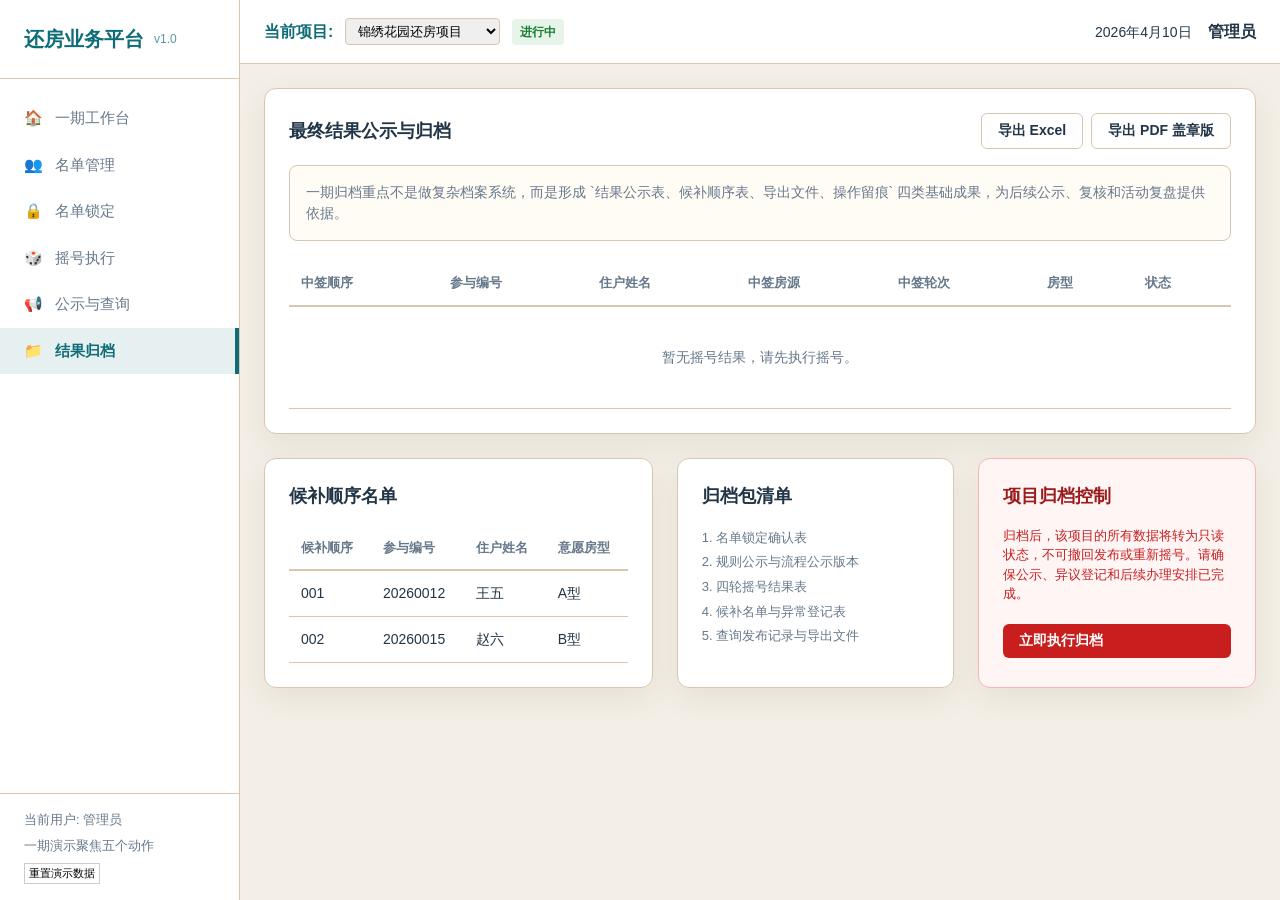
<file: prototype/archive.html>
<!DOCTYPE html>
<html lang="zh-CN">
<head>
  <meta charset="UTF-8">
  <meta name="viewport" content="width=device-width, initial-scale=1.0">
  <title>结果归档 - 还房活动一期原型</title>
  <link rel="stylesheet" href="assets/css/style.css">
</head>
<body>
  <div class="sidebar"></div>
  <div class="main">
    <div class="top-bar"></div>
    <div class="content">
      <div class="card">
        <div class="card-title">
          <span>最终结果公示与归档</span>
          <div class="flex gap-2">
            <button class="btn btn-secondary">导出 Excel</button>
            <button class="btn btn-secondary">导出 PDF 盖章版</button>
          </div>
        </div>

        <div style="background: var(--paper); border: 1px solid var(--line); border-radius: 8px; padding: 16px; margin-bottom: 20px; font-size: 14px; color: var(--muted);">
          一期归档重点不是做复杂档案系统，而是形成 `结果公示表、候补顺序表、导出文件、操作留痕` 四类基础成果，为后续公示、复核和活动复盘提供依据。
        </div>
        
        <div class="table-container">
          <table id="final-results-table">
            <thead>
              <tr>
                <th>中签顺序</th>
                <th>参与编号</th>
                <th>住户姓名</th>
                <th>中签房源</th>
                <th>中签轮次</th>
                <th>房型</th>
                <th>状态</th>
              </tr>
            </thead>
            <tbody>
              <!-- Results will be rendered here -->
            </tbody>
          </table>
        </div>
      </div>

      <div style="display: grid; grid-template-columns: 1.4fr 1fr 1fr; gap: 24px;">
        <div class="card">
          <div class="card-title">候补顺序名单</div>
          <table style="font-size: 13px;">
            <thead>
              <tr>
                <th>候补顺序</th>
                <th>参与编号</th>
                <th>住户姓名</th>
                <th>意愿房型</th>
              </tr>
            </thead>
            <tbody>
              <tr><td>001</td><td>20260012</td><td>王五</td><td>A型</td></tr>
              <tr><td>002</td><td>20260015</td><td>赵六</td><td>B型</td></tr>
            </tbody>
          </table>
        </div>
        <div class="card">
          <div class="card-title">归档包清单</div>
          <div style="font-size: 13px; color: var(--muted); line-height: 1.9;">
            <div>1. 名单锁定确认表</div>
            <div>2. 规则公示与流程公示版本</div>
            <div>3. 四轮摇号结果表</div>
            <div>4. 候补名单与异常登记表</div>
            <div>5. 查询发布记录与导出文件</div>
          </div>
        </div>
        <div class="card" style="border-color: #f8b4b4; background: #fff5f5;">
          <div class="card-title" style="color: #9b1c1c;">项目归档控制</div>
          <p style="font-size: 13px; color: #c81e1e; margin-bottom: 20px;">
            归档后，该项目的所有数据将转为只读状态，不可撤回发布或重新摇号。请确保公示、异议登记和后续办理安排已完成。
          </p>
          <button class="btn btn-primary" style="background: #c81e1e; width: 100%;" onclick="archiveProject()" id="archive-btn">立即执行归档</button>
        </div>
      </div>
    </div>
  </div>

  <script src="assets/js/app.js"></script>
  <script>
    function archiveProject() {
      if (!confirm('确认归档项目？归档后将不可修改数据。')) return;
      PrototypeState.data.archivedState = true;
      PrototypeState.data.projects.find(p => p.id === PrototypeState.data.currentProjectId).status = '已归档';
      PrototypeState.save();
      location.reload();
    }

    document.addEventListener('DOMContentLoaded', () => {
      UI.renderSidebar('archive');
      UI.renderTopBar();

      const results = PrototypeState.data.lotteryResults || [];
      const tbody = document.querySelector('#final-results-table tbody');
      const isArchived = PrototypeState.data.archivedState;

      if (isArchived) {
        const btn = document.getElementById('archive-btn');
        btn.textContent = '项目已归档';
        btn.disabled = true;
        btn.style.background = '#ccc';
      }

      if (results.length === 0) {
        tbody.innerHTML = '<tr><td colspan="7" style="text-align: center; padding: 40px; color: var(--muted);">暂无摇号结果，请先执行摇号。</td></tr>';
      } else {
        tbody.innerHTML = results.map((r, i) => `
          <tr>
            <td>${(i + 1).toString().padStart(3, '0')}</td>
            <td style="font-family: monospace;">${r.householdId}</td>
            <td>${r.name}</td>
            <td style="font-weight: 700;">${r.unit}</td>
            <td>${r.round}轮</td>
            <td>${PrototypeState.getRoundTypeLabel(r.round)}</td>
            <td><span class="badge badge-success">已中签</span></td>
          </tr>
        `).join('');
      }
    });
  </script>
</body>
</html>
</file>
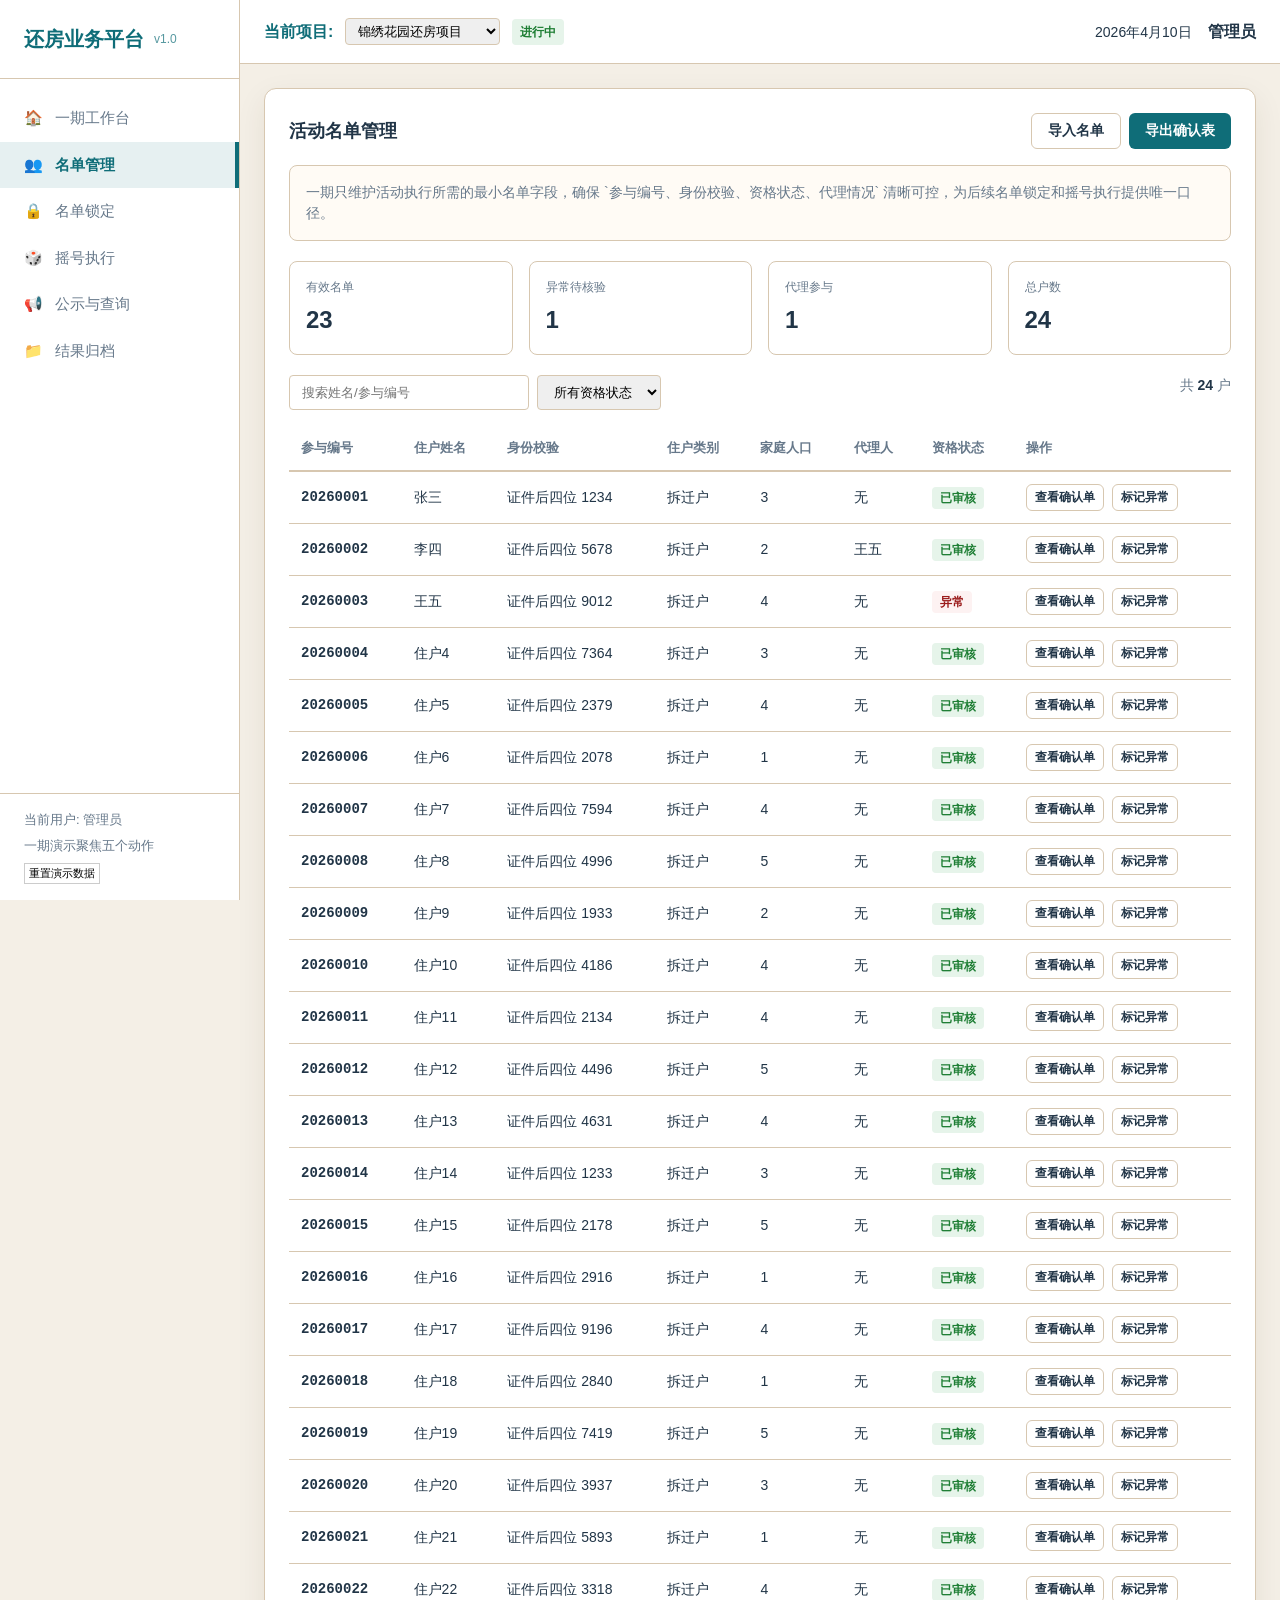
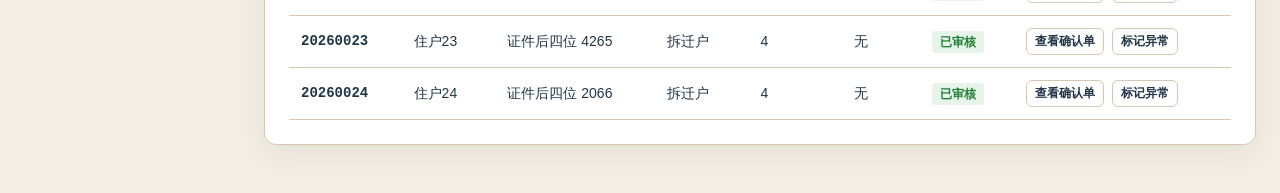
<file: prototype/households.html>
<!DOCTYPE html>
<html lang="zh-CN">
<head>
  <meta charset="UTF-8">
  <meta name="viewport" content="width=device-width, initial-scale=1.0">
  <title>名单管理 - 还房活动一期原型</title>
  <link rel="stylesheet" href="assets/css/style.css">
</head>
<body>
  <div class="sidebar"></div>
  <div class="main">
    <div class="top-bar"></div>
    <div class="content">
      <div class="card">
        <div class="card-title">
          <span>活动名单管理</span>
          <div class="flex gap-2">
            <button class="btn btn-secondary">导入名单</button>
            <button class="btn btn-primary">导出确认表</button>
          </div>
        </div>

        <div style="background: var(--paper); border: 1px solid var(--line); border-radius: 8px; padding: 16px; margin-bottom: 20px; font-size: 14px; color: var(--muted);">
          一期只维护活动执行所需的最小名单字段，确保 `参与编号、身份校验、资格状态、代理情况` 清晰可控，为后续名单锁定和摇号执行提供唯一口径。
        </div>

        <div style="display: grid; grid-template-columns: repeat(4, 1fr); gap: 16px; margin-bottom: 20px;">
          <div style="padding: 16px; border: 1px solid var(--line); border-radius: 8px;">
            <div style="font-size: 12px; color: var(--muted);">有效名单</div>
            <div id="valid-count" style="font-size: 24px; font-weight: 700; margin-top: 6px;">0</div>
          </div>
          <div style="padding: 16px; border: 1px solid var(--line); border-radius: 8px;">
            <div style="font-size: 12px; color: var(--muted);">异常待核验</div>
            <div id="pending-count" style="font-size: 24px; font-weight: 700; margin-top: 6px;">0</div>
          </div>
          <div style="padding: 16px; border: 1px solid var(--line); border-radius: 8px;">
            <div style="font-size: 12px; color: var(--muted);">代理参与</div>
            <div id="proxy-count" style="font-size: 24px; font-weight: 700; margin-top: 6px;">0</div>
          </div>
          <div style="padding: 16px; border: 1px solid var(--line); border-radius: 8px;">
            <div style="font-size: 12px; color: var(--muted);">总户数</div>
            <div id="household-count-card" style="font-size: 24px; font-weight: 700; margin-top: 6px;">0</div>
          </div>
        </div>
        
        <div class="flex justify-between mb-4">
          <div class="flex gap-2">
            <input type="text" placeholder="搜索姓名/参与编号" style="padding: 8px 12px; border: 1px solid var(--line); border-radius: 4px; width: 240px;">
            <select style="padding: 8px 12px; border: 1px solid var(--line); border-radius: 4px;">
              <option value="">所有资格状态</option>
              <option value="已审核">已审核</option>
              <option value="待审核">待审核</option>
              <option value="异常">异常</option>
            </select>
          </div>
          <div style="font-size: 14px; color: var(--muted);">
            共 <span id="household-count" style="font-weight: 600; color: var(--ink);">0</span> 户
          </div>
        </div>

        <div class="table-container">
          <table id="household-table">
            <thead>
              <tr>
                <th>参与编号</th>
                <th>住户姓名</th>
                <th>身份校验</th>
                <th>住户类别</th>
                <th>家庭人口</th>
                <th>代理人</th>
                <th>资格状态</th>
                <th>操作</th>
              </tr>
            </thead>
            <tbody>
              <!-- Rows will be rendered here -->
            </tbody>
          </table>
        </div>
      </div>
    </div>
  </div>

  <script src="assets/js/app.js"></script>
  <script>
    document.addEventListener('DOMContentLoaded', () => {
      UI.renderSidebar('households');
      UI.renderTopBar();

      const tableBody = document.querySelector('#household-table tbody');
      const countSpan = document.getElementById('household-count');
      const countCard = document.getElementById('household-count-card');
      const households = PrototypeState.data.households;
      const validCount = households.filter(h => h.status === '已审核').length;
      const pendingCount = households.filter(h => h.status !== '已审核').length;
      const proxyCount = households.filter(h => h.proxy && h.proxy !== '无').length;

      countSpan.textContent = households.length;
      countCard.textContent = households.length;
      document.getElementById('valid-count').textContent = validCount;
      document.getElementById('pending-count').textContent = pendingCount;
      document.getElementById('proxy-count').textContent = proxyCount;

      households.forEach(h => {
        const tr = document.createElement('tr');
        const statusClass = h.status === '已审核' ? 'badge-success' : (h.status === '异常' ? 'badge-danger' : 'badge-warning');
        
        tr.innerHTML = `
          <td style="font-family: monospace; font-weight: 600;">${h.householdId}</td>
          <td>${h.name}</td>
          <td>证件后四位 ${h.idLast4}</td>
          <td>${h.category}</td>
          <td>${h.members}</td>
          <td>${h.proxy}</td>
          <td><span class="badge ${statusClass}">${h.status}</span></td>
          <td>
            <button class="btn btn-secondary" style="padding: 4px 8px; font-size: 12px;">查看确认单</button>
            <button class="btn btn-secondary" style="padding: 4px 8px; font-size: 12px; margin-left: 4px;">标记异常</button>
          </td>
        `;
        tableBody.appendChild(tr);
      });
    });
  </script>
</body>
</html>
</file>
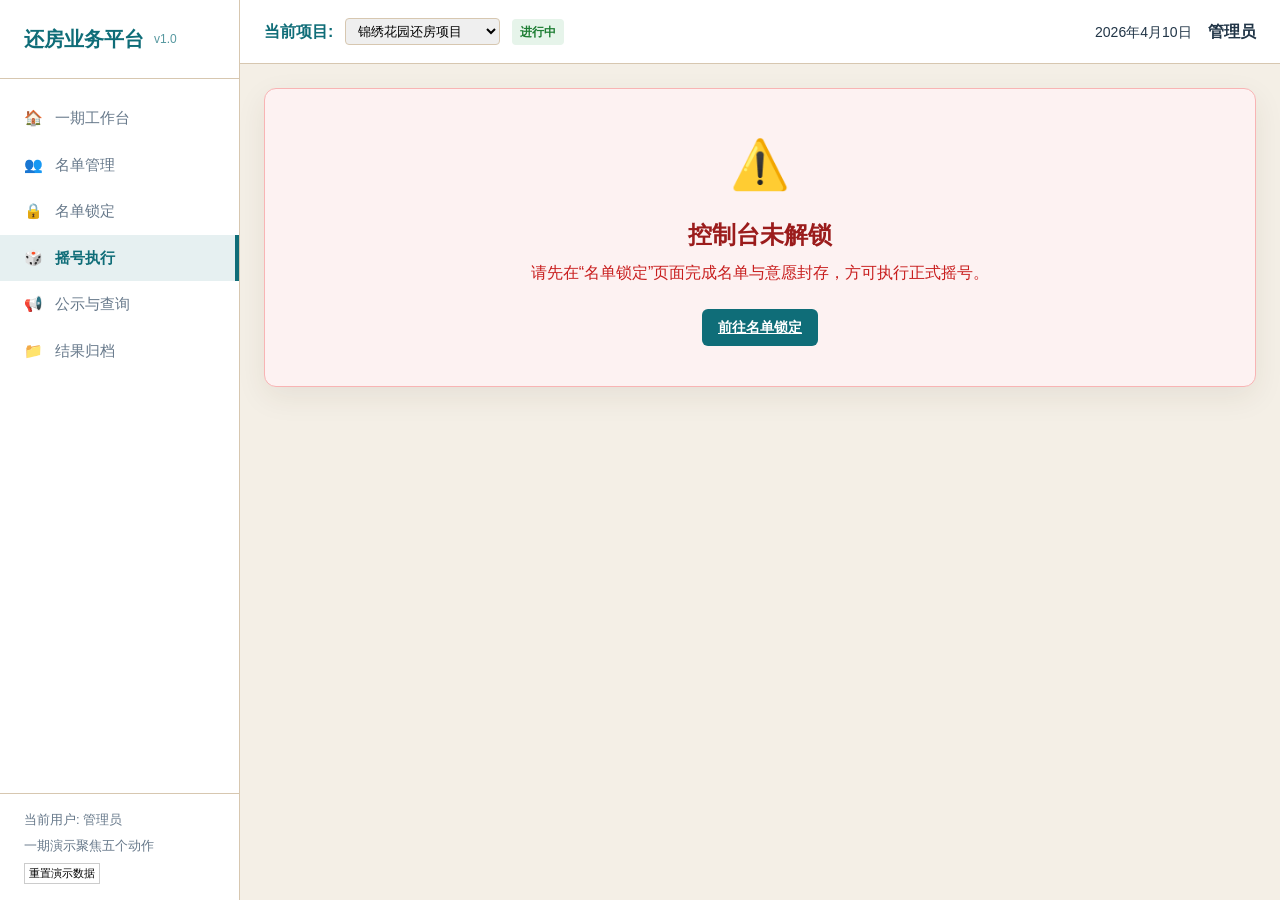
<file: prototype/lottery.html>
<!DOCTYPE html>
<html lang="zh-CN">
<head>
  <meta charset="UTF-8">
  <meta name="viewport" content="width=device-width, initial-scale=1.0">
  <title>摇号执行 - 还房活动一期原型</title>
  <link rel="stylesheet" href="assets/css/style.css">
  <style>
    /* Professional Lottery Console Styles */
    .lottery-grid {
      display: grid;
      grid-template-columns: 350px 1fr;
      gap: 24px;
    }

    .monitor-screen {
      background: #0f172a;
      border-radius: 16px;
      padding: 32px;
      color: #fff;
      position: relative;
      overflow: hidden;
      min-height: 500px;
      display: flex;
      flex-direction: column;
      box-shadow: 0 20px 50px rgba(0,0,0,0.3);
      border: 1px solid rgba(255,255,255,0.1);
    }

    .monitor-screen::before {
      content: '';
      position: absolute;
      top: 0; left: 0; right: 0; height: 2px;
      background: linear-gradient(90deg, transparent, var(--accent), transparent);
      animation: scanline 4s linear infinite;
    }

    @keyframes scanline {
      0% { transform: translateY(-100%); }
      100% { transform: translateY(1000%); }
    }

    .rolling-area {
      flex: 1;
      display: flex;
      flex-direction: column;
      align-items: center;
      justify-content: center;
      text-align: center;
    }

    .rolling-name {
      font-size: 64px;
      font-weight: 800;
      letter-spacing: 2px;
      height: 80px;
      color: var(--gold);
      text-shadow: 0 0 20px rgba(185, 135, 61, 0.5);
    }

    .rolling-id {
      font-size: 24px;
      opacity: 0.7;
      font-family: monospace;
      margin-top: 10px;
    }

    .round-indicator {
      position: absolute;
      top: 20px;
      left: 20px;
      background: rgba(255,255,255,0.1);
      padding: 8px 16px;
      border-radius: 99px;
      font-size: 14px;
      font-weight: 600;
      border: 1px solid rgba(255,255,255,0.2);
    }

    .stats-bar {
      display: flex;
      justify-content: space-around;
      padding: 20px;
      background: rgba(255,255,255,0.05);
      border-radius: 12px;
      margin-top: 20px;
    }

    .stat-item { text-align: center; }
    .stat-label { font-size: 12px; opacity: 0.6; margin-bottom: 4px; }
    .stat-val { font-size: 20px; font-weight: 700; }

    .round-card {
      border: 1px solid var(--line);
      border-radius: 12px;
      padding: 16px;
      background: #fff;
      margin-bottom: 16px;
      transition: all 0.3s;
      cursor: pointer;
    }
    .round-card:hover { border-color: var(--accent); }
    .round-card.active { border-color: var(--accent); box-shadow: 0 0 0 2px var(--accent-soft); }
    .round-card.completed { background: #f8fcf9; }
    .round-card.disabled { opacity: 0.6; cursor: not-allowed; }

    .round-card-header {
      display: flex;
      justify-content: space-between;
      align-items: center;
      margin-bottom: 8px;
    }

    .audit-box {
      margin-top: 24px;
      font-size: 12px;
      color: var(--muted);
      background: #fff;
      padding: 16px;
      border-radius: 12px;
      border: 1px solid var(--line);
    }

    /* Winner Modal */
    .winner-overlay {
      position: fixed;
      inset: 0;
      background: rgba(0,0,0,0.8);
      z-index: 1000;
      display: none;
      align-items: center;
      justify-content: center;
      backdrop-filter: blur(8px);
    }

    .winner-modal {
      background: #fff;
      width: 90%;
      max-width: 600px;
      border-radius: 24px;
      padding: 40px;
      text-align: center;
      animation: modalPop 0.5s cubic-bezier(0.175, 0.885, 0.32, 1.275);
    }

    @keyframes modalPop {
      0% { transform: scale(0.8); opacity: 0; }
      100% { transform: scale(1); opacity: 1; }
    }

    .winner-list {
      margin: 24px 0;
      max-height: 300px;
      overflow-y: auto;
      text-align: left;
    }

    .winner-row {
      display: flex;
      justify-content: space-between;
      padding: 12px;
      border-bottom: 1px solid #eee;
    }
  </style>
</head>
<body>
  <div class="sidebar"></div>
  <div class="main">
    <div class="top-bar"></div>
    <div class="content">
      <div id="lock-warning" class="card" style="background: #fdf2f2; border-color: #f8b4b4; text-align: center; padding: 40px;">
        <div style="font-size: 48px; margin-bottom: 16px;">⚠️</div>
        <h2 style="color: #9b1c1c; margin-bottom: 8px;">控制台未解锁</h2>
        <p style="color: #c81e1e; margin-bottom: 24px;">请先在“名单锁定”页面完成名单与意愿封存，方可执行正式摇号。</p>
        <a href="review.html" class="btn btn-primary">前往名单锁定</a>
      </div>

      <div id="lottery-console" style="display: none;">
        <div class="flex justify-between items-center mb-4">
          <h2 style="font-size: 24px; font-weight: 700;">摇号执行控制台</h2>
          <div class="flex gap-2">
            <button class="btn btn-secondary" onclick="resetLottery()">重置演示</button>
            <button class="btn btn-primary" id="run-all-btn" onclick="runAllRounds()">自动执行全部</button>
          </div>
        </div>

        <div class="card" style="padding: 16px 20px;">
          <div style="font-weight: 700; margin-bottom: 8px;">执行前确认</div>
          <div style="font-size: 13px; color: var(--muted); line-height: 1.8;">
            当前原型按一期口径演示：仅在 `名单已锁定` 后开放摇号；每轮只从当前有效志愿池中抽取；已中签住户自动退出后续轮次；结果生成后统一进入公示与查询页。
          </div>
        </div>

        <div class="lottery-grid">
          <!-- Sidebar: Rounds -->
          <div class="round-sidebar">
            <div id="rounds-container">
              <!-- Round Cards -->
              <div class="round-card" id="card-A" onclick="selectRound('A')">
                <div class="round-card-header">
                  <span style="font-weight: 700;">第 A 轮 (120㎡)</span>
                  <span id="status-A" class="badge badge-warning">待执行</span>
                </div>
                <div style="font-size: 12px; color: var(--muted);">参与户数: <span id="pool-A">24</span> | 房源: 4</div>
              </div>

              <div class="round-card disabled" id="card-B" onclick="selectRound('B')">
                <div class="round-card-header">
                  <span style="font-weight: 700;">第 B 轮 (90㎡)</span>
                  <span id="status-B" class="badge badge-warning">等待中</span>
                </div>
                <div style="font-size: 12px; color: var(--muted);">参与户数: <span id="pool-B">--</span> | 房源: 4</div>
              </div>

              <div class="round-card disabled" id="card-C" onclick="selectRound('C')">
                <div class="round-card-header">
                  <span style="font-weight: 700;">第 C 轮 (110㎡)</span>
                  <span id="status-C" class="badge badge-warning">等待中</span>
                </div>
                <div style="font-size: 12px; color: var(--muted);">参与户数: <span id="pool-C">--</span> | 房源: 4</div>
              </div>

              <div class="round-card disabled" id="card-D" onclick="selectRound('D')">
                <div class="round-card-header">
                  <span style="font-weight: 700;">第 D 轮 (80㎡)</span>
                  <span id="status-D" class="badge badge-warning">等待中</span>
                </div>
                <div style="font-size: 12px; color: var(--muted);">参与户数: <span id="pool-D">--</span> | 房源: 4</div>
              </div>
            </div>

            <div class="audit-box">
              <div style="font-weight: 700; margin-bottom: 8px; color: var(--ink);">审计与合规说明</div>
              <p>算法种子: <span id="seed-val" style="font-family: monospace; color: var(--accent);">LOTTERY_2026_0412</span></p>
              <p style="margin-top: 8px;">规则: 基于伪随机洗牌算法。每轮仅从当前意愿住户中抽取。中签户立即移除出后续池。</p>
            </div>
          </div>

          <!-- Main: Monitor Screen -->
          <div class="monitor-screen">
            <div class="round-indicator" id="current-round-display">就绪：请选择轮次</div>
            
            <div class="rolling-area">
              <div id="rolling-box">
                <div class="rolling-name" id="display-name">---</div>
                <div class="rolling-id" id="display-id">等待启动...</div>
              </div>
              
              <button class="btn btn-gold" id="start-btn" onclick="startCurrentRound()" style="margin-top: 40px; padding: 16px 48px; font-size: 18px; display: none;">
                开始摇号
              </button>
            </div>

            <div class="stats-bar">
              <div class="stat-item">
                <div class="stat-label">参与人数</div>
                <div class="stat-val" id="stat-participants">--</div>
              </div>
              <div class="stat-item">
                <div class="stat-label">房源总数</div>
                <div class="stat-val" id="stat-units">--</div>
              </div>
              <div class="stat-item">
                <div class="stat-label">当前进度</div>
                <div class="stat-val" id="stat-progress">0%</div>
              </div>
            </div>
          </div>
        </div>

        <div class="card mt-4" id="results-section" style="display: none;">
          <div class="card-title">全量中签结果</div>
          <div class="table-container">
            <table id="full-results-table">
              <thead>
                <tr>
                  <th>轮次</th>
                  <th>参与编号</th>
                  <th>住户姓名</th>
                  <th>分配房源</th>
                  <th>操作</th>
                </tr>
              </thead>
              <tbody></tbody>
            </table>
          </div>
        </div>
      </div>
    </div>
  </div>

  <!-- Winner Modal -->
  <div class="winner-overlay" id="winner-overlay">
    <div class="winner-modal">
      <h2 style="color: var(--gold); font-size: 32px; margin-bottom: 8px;">🎉 摇号完成！</h2>
      <p id="winner-round-title">第 A 轮结果公示</p>
      <div class="winner-list" id="winner-list">
        <!-- Winners here -->
      </div>
      <button class="btn btn-primary" onclick="closeWinnerModal()">确认结果</button>
    </div>
  </div>

  <script src="assets/js/app.js"></script>
  <script>
    let currentSelectedRound = 'A';
    let isRolling = false;
    let rollInterval = null;
    
    // Config
    const ROUND_CONFIG = {
      'A': { name: 'A 轮 (120㎡)', units: 4, type: 'A型' },
      'B': { name: 'B 轮 (90㎡)', units: 4, type: 'B型' },
      'C': { name: 'C 轮 (110㎡)', units: 4, type: 'C型' },
      'D': { name: 'D 轮 (80㎡)', units: 4, type: 'D型' }
    };

    function selectRound(rid) {
      if (isRolling) return;
      const card = document.getElementById(`card-${rid}`);
      if (card.classList.contains('disabled')) return;

      currentSelectedRound = rid;
      
      // UI Update
      document.querySelectorAll('.round-card').forEach(c => c.classList.remove('active'));
      card.classList.add('active');
      
      document.getElementById('current-round-display').textContent = `当前轮次：${ROUND_CONFIG[rid].name}`;
      document.getElementById('display-name').textContent = '---';
      document.getElementById('display-id').textContent = '就绪，点击下方按钮开始';
      document.getElementById('start-btn').style.display = 'inline-flex';
      
      updatePoolStats(rid);
    }

    function updatePoolStats(rid) {
      const participants = getEligibleParticipants(rid);
      document.getElementById('stat-participants').textContent = participants.length;
      document.getElementById('stat-units').textContent = ROUND_CONFIG[rid].units;
      document.getElementById(`pool-${rid}`).textContent = participants.length;
    }

    function getEligibleParticipants(rid) {
      const alreadyWonIds = (PrototypeState.data.lotteryResults || []).map(r => r.householdId);
      const households = PrototypeState.data.households;
      const roundOrder = ['A', 'B', 'C', 'D'];
      const currentIndex = roundOrder.indexOf(rid);

      return households.filter(h => {
        if (alreadyWonIds.includes(h.householdId) || h.status !== '已审核') {
          return false;
        }

        const wishes = PrototypeState.getHouseholdWishes(h)
          .map(type => PrototypeState.getRoundCodeFromType(type))
          .filter(Boolean);
        const remainingWishes = wishes.filter(code => roundOrder.indexOf(code) >= currentIndex);

        return remainingWishes[0] === rid;
      });
    }

    function startCurrentRound() {
      if (isRolling) return;
      
      const participants = getEligibleParticipants(currentSelectedRound);
      if (participants.length === 0) {
        alert('当前参与池为空！');
        return;
      }

      isRolling = true;
      document.getElementById('start-btn').style.display = 'none';
      document.getElementById('run-all-btn').disabled = true;

      // Rolling Animation
      let counter = 0;
      rollInterval = setInterval(() => {
        const randomPerson = participants[Math.floor(Math.random() * participants.length)];
        document.getElementById('display-name').textContent = randomPerson.name;
        document.getElementById('display-id').textContent = randomPerson.householdId;
        counter++;
        
        if (counter > 40) { // Roll for ~2 seconds
          clearInterval(rollInterval);
          finishRound(currentSelectedRound, participants);
        }
      }, 50);
    }

    function finishRound(rid, pool) {
      isRolling = false;
      document.getElementById('run-all-btn').disabled = false;
      
      // Calculate Winners (Deterministic for demo)
      const winnerCount = Math.min(pool.length, ROUND_CONFIG[rid].units);
      const winners = pool.slice(0, winnerCount).map((p, i) => ({
        round: rid,
        householdId: p.householdId,
        name: p.name,
        unit: `${rid === 'A' ? '1' : rid === 'B' ? '2' : rid === 'C' ? '3' : '4'}-${(i+1)*101}`,
        time: new Date().toLocaleTimeString()
      }));

      // Update State
      PrototypeState.data.roundExecutionState[rid] = true;
      PrototypeState.data.lotteryResults = [...(PrototypeState.data.lotteryResults || []), ...winners];
      PrototypeState.save();

      // UI Updates
      document.getElementById(`status-${rid}`).textContent = '已完成';
      document.getElementById(`status-${rid}`).className = 'badge badge-success';
      document.getElementById(`card-${rid}`).classList.add('completed');
      
      showWinnerModal(rid, winners);
      updateGlobalResults();
      unlockNextRound(rid);
    }

    function unlockNextRound(rid) {
      const nextMap = { 'A': 'B', 'B': 'C', 'C': 'D' };
      const next = nextMap[rid];
      if (next) {
        const nextCard = document.getElementById(`card-${next}`);
        nextCard.classList.remove('disabled');
        document.getElementById(`status-${next}`).textContent = '待执行';
        document.getElementById(`status-${next}`).className = 'badge badge-warning';
      }
    }

    function showWinnerModal(rid, winners) {
      const overlay = document.getElementById('winner-overlay');
      const list = document.getElementById('winner-list');
      document.getElementById('winner-round-title').textContent = `${ROUND_CONFIG[rid].name} 结果公示`;
      
      list.innerHTML = winners.map(w => `
        <div class="winner-row">
          <div>
            <span style="font-weight: 700;">${w.name}</span>
            <span style="font-size: 12px; color: #666; margin-left: 8px;">${w.householdId}</span>
          </div>
          <div style="color: var(--accent); font-weight: 700;">${w.unit}</div>
        </div>
      `).join('');
      
      overlay.style.display = 'flex';
    }

    function closeWinnerModal() {
      document.getElementById('winner-overlay').style.display = 'none';
      
      // Auto select next if available
      const nextMap = { 'A': 'B', 'B': 'C', 'C': 'D' };
      const next = nextMap[currentSelectedRound];
      if (next) selectRound(next);
    }

    function updateGlobalResults() {
      const results = PrototypeState.data.lotteryResults || [];
      if (results.length > 0) {
        document.getElementById('results-section').style.display = 'block';
        const tbody = document.querySelector('#full-results-table tbody');
        tbody.innerHTML = results.map(r => `
          <tr>
            <td><span class="badge badge-info">${r.round}轮</span></td>
            <td style="font-family: monospace;">${r.householdId}</td>
            <td>${r.name}</td>
            <td style="font-weight: 700;">${r.unit}</td>
            <td><button class="btn btn-secondary" style="padding: 2px 6px; font-size: 11px;">打印凭证</button></td>
          </tr>
        `).join('');
      }
    }

    function resetLottery() {
      if (!confirm('确定要重置所有摇号结果吗？')) return;
      PrototypeState.data.roundExecutionState = { A: false, B: false, C: false, D: false };
      PrototypeState.data.lotteryResults = [];
      PrototypeState.save();
      location.reload();
    }

    async function runAllRounds() {
      const rounds = ['A', 'B', 'C', 'D'];
      for (const r of rounds) {
        if (!PrototypeState.data.roundExecutionState[r]) {
          selectRound(r);
          await new Promise(res => setTimeout(res, 500));
          startCurrentRound();
          // Wait for rolling + modal close
          await new Promise(res => {
            const check = setInterval(() => {
              if (document.getElementById('winner-overlay').style.display === 'none' && !isRolling) {
                clearInterval(check);
                res();
              }
            }, 500);
          });
          await new Promise(res => setTimeout(res, 1000));
        }
      }
    }

    document.addEventListener('DOMContentLoaded', () => {
      UI.renderSidebar('lottery');
      UI.renderTopBar();

      if (PrototypeState.data.lockState) {
        document.getElementById('lock-warning').style.display = 'none';
        document.getElementById('lottery-console').style.display = 'block';
        
        // Restore State
        const state = PrototypeState.data.roundExecutionState;
        const rounds = ['A', 'B', 'C', 'D'];
        let lastFinished = null;

        rounds.forEach(r => {
          if (state[r]) {
            const card = document.getElementById(`card-${r}`);
            card.classList.remove('disabled');
            card.classList.add('completed');
            document.getElementById(`status-${r}`).textContent = '已完成';
            document.getElementById(`status-${r}`).className = 'badge badge-success';
            lastFinished = r;
          }
        });

        if (lastFinished) {
          const nextMap = { 'A': 'B', 'B': 'C', 'C': 'D' };
          const next = nextMap[lastFinished];
          if (next) {
            document.getElementById(`card-${next}`).classList.remove('disabled');
            document.getElementById(`status-${next}`).textContent = '待执行';
            document.getElementById(`status-${next}`).className = 'badge badge-warning';
            selectRound(next);
          } else {
            selectRound('D');
          }
        } else {
          selectRound('A');
        }
        
        updateGlobalResults();
      }
    });
  </script>
</body>
</html>
</file>
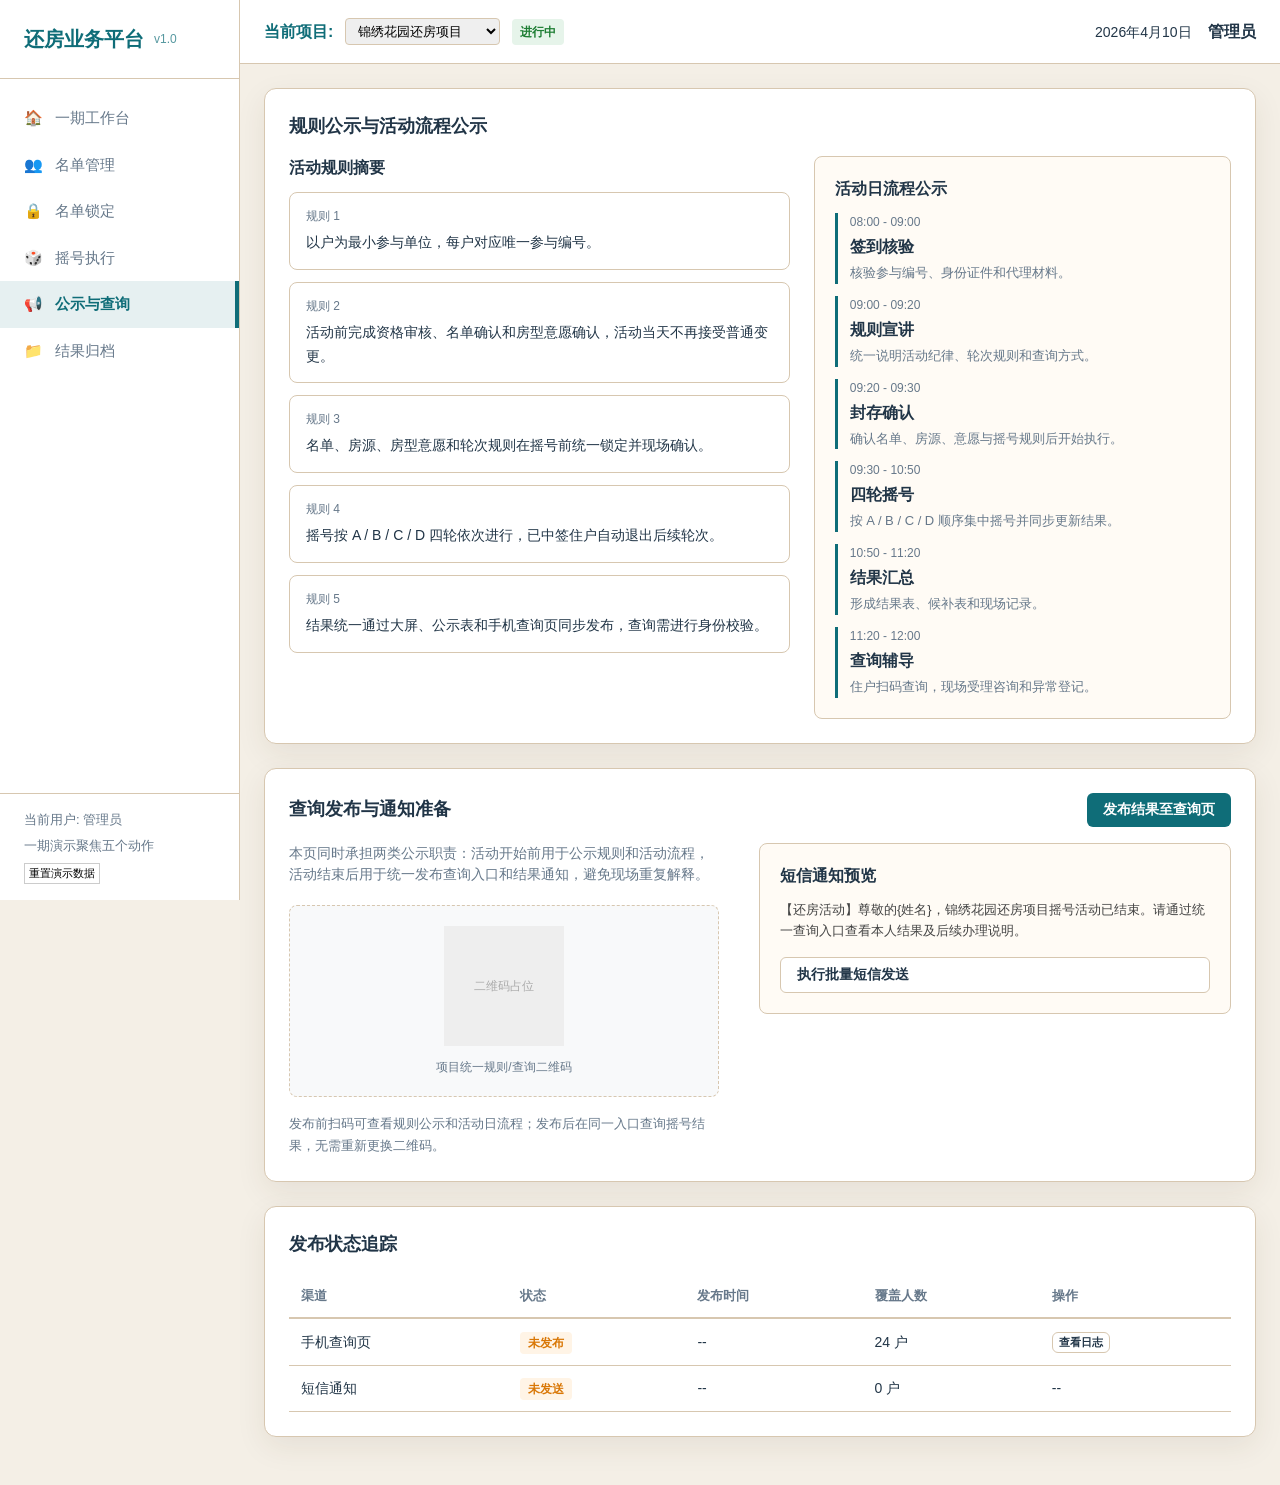
<file: prototype/notifications.html>
<!DOCTYPE html>
<html lang="zh-CN">
<head>
  <meta charset="UTF-8">
  <meta name="viewport" content="width=device-width, initial-scale=1.0">
  <title>公示与查询 - 还房活动一期原型</title>
  <link rel="stylesheet" href="assets/css/style.css">
</head>
<body>
  <div class="sidebar"></div>
  <div class="main">
    <div class="top-bar"></div>
    <div class="content">
      <div class="card">
        <div class="card-title">
          <span>规则公示与活动流程公示</span>
        </div>
        <div style="display: grid; grid-template-columns: 1.2fr 1fr; gap: 24px;">
          <div>
            <div style="font-weight: 700; margin-bottom: 12px;">活动规则摘要</div>
            <div id="rules-list" style="display: grid; gap: 12px;"></div>
          </div>
          <div style="background: var(--paper); border: 1px solid var(--line); border-radius: 8px; padding: 20px;">
            <div style="font-weight: 700; margin-bottom: 12px;">活动日流程公示</div>
            <div id="flow-list" style="display: grid; gap: 12px;"></div>
          </div>
        </div>
      </div>

      <div class="card">
        <div class="card-title">
          <span>查询发布与通知准备</span>
          <button id="publish-btn" class="btn btn-primary" onclick="togglePublish()">发布结果至查询页</button>
        </div>
        <div style="display: flex; gap: 40px; align-items: flex-start;">
          <div style="flex: 1;">
            <p style="font-size: 14px; color: var(--muted); margin-bottom: 20px;">
              本页同时承担两类公示职责：活动开始前用于公示规则和活动流程，活动结束后用于统一发布查询入口和结果通知，避免现场重复解释。
            </p>
            <div style="background: #f8f9fa; padding: 20px; border-radius: 8px; border: 1px dashed var(--line); text-align: center;">
              <div style="width: 120px; height: 120px; background: #eee; margin: 0 auto 12px; display: flex; align-items: center; justify-content: center; color: #aaa; font-size: 12px;">二维码占位</div>
              <div style="font-size: 12px; color: var(--muted);">项目统一规则/查询二维码</div>
            </div>
            <div style="margin-top: 16px; font-size: 13px; color: var(--muted); line-height: 1.7;">
              发布前扫码可查看规则公示和活动日流程；发布后在同一入口查询摇号结果，无需重新更换二维码。
            </div>
          </div>
          <div style="flex: 1; background: var(--paper); padding: 20px; border-radius: 8px; border: 1px solid var(--line);">
            <div style="font-weight: 700; margin-bottom: 12px;">短信通知预览</div>
            <div id="sms-preview" style="font-size: 13px; line-height: 1.6; color: #444;">
              【还房活动】尊敬的{姓名}，{项目名称}摇号活动已结束。请通过统一查询入口查看本人结果及后续办理说明。
            </div>
            <button class="btn btn-secondary" style="margin-top: 16px; width: 100%;" disabled>执行批量短信发送</button>
          </div>
        </div>
      </div>

      <div class="card">
        <div class="card-title">发布状态追踪</div>
        <table style="font-size: 13px;">
          <thead>
            <tr>
              <th>渠道</th>
              <th>状态</th>
              <th>发布时间</th>
              <th>覆盖人数</th>
              <th>操作</th>
            </tr>
          </thead>
          <tbody>
            <tr>
              <td>手机查询页</td>
              <td><span id="publish-status" class="badge badge-warning">未发布</span></td>
              <td id="publish-time">--</td>
              <td>24 户</td>
              <td><button class="btn btn-secondary" style="padding: 2px 6px; font-size: 11px;">查看日志</button></td>
            </tr>
            <tr>
              <td>短信通知</td>
              <td><span class="badge badge-warning">未发送</span></td>
              <td>--</td>
              <td>0 户</td>
              <td>--</td>
            </tr>
          </tbody>
        </table>
      </div>
    </div>
  </div>

  <script src="assets/js/app.js"></script>
  <script>
    function togglePublish() {
      if (!PrototypeState.data.roundExecutionState.D) {
        alert('请先完成所有轮次摇号再发布结果！');
        return;
      }
      PrototypeState.data.publishedState = !PrototypeState.data.publishedState;
      PrototypeState.save();
      location.reload();
    }

    document.addEventListener('DOMContentLoaded', () => {
      UI.renderSidebar('notifications');
      UI.renderTopBar();

      const isPublished = PrototypeState.data.publishedState;
      const btn = document.getElementById('publish-btn');
      const status = document.getElementById('publish-status');
      const time = document.getElementById('publish-time');
      const project = PrototypeState.getCurrentProject();
      const rulesList = document.getElementById('rules-list');
      const flowList = document.getElementById('flow-list');
      const smsPreview = document.getElementById('sms-preview');

      rulesList.innerHTML = PrototypeState.getPublicRules().map((rule, index) => `
        <div style="border: 1px solid var(--line); border-radius: 8px; padding: 14px 16px; background: #fff;">
          <div style="font-size: 12px; color: var(--muted); margin-bottom: 6px;">规则 ${index + 1}</div>
          <div style="font-size: 14px; line-height: 1.7;">${rule}</div>
        </div>
      `).join('');

      flowList.innerHTML = PrototypeState.getActivityFlow().map(item => `
        <div style="border-left: 3px solid var(--accent); padding-left: 12px;">
          <div style="font-size: 12px; color: var(--muted);">${item.time}</div>
          <div style="font-weight: 700; margin: 4px 0;">${item.title}</div>
          <div style="font-size: 13px; color: var(--muted); line-height: 1.6;">${item.detail}</div>
        </div>
      `).join('');

      smsPreview.textContent = `【还房活动】尊敬的{姓名}，${project.name}摇号活动已结束。请通过统一查询入口查看本人结果及后续办理说明。`;

      if (isPublished) {
        btn.textContent = '撤回发布';
        btn.className = 'btn btn-secondary';
        status.textContent = '已发布';
        status.className = 'badge badge-success';
        time.textContent = '2026-04-12 11:45';
      }
    });
  </script>
</body>
</html>
</file>
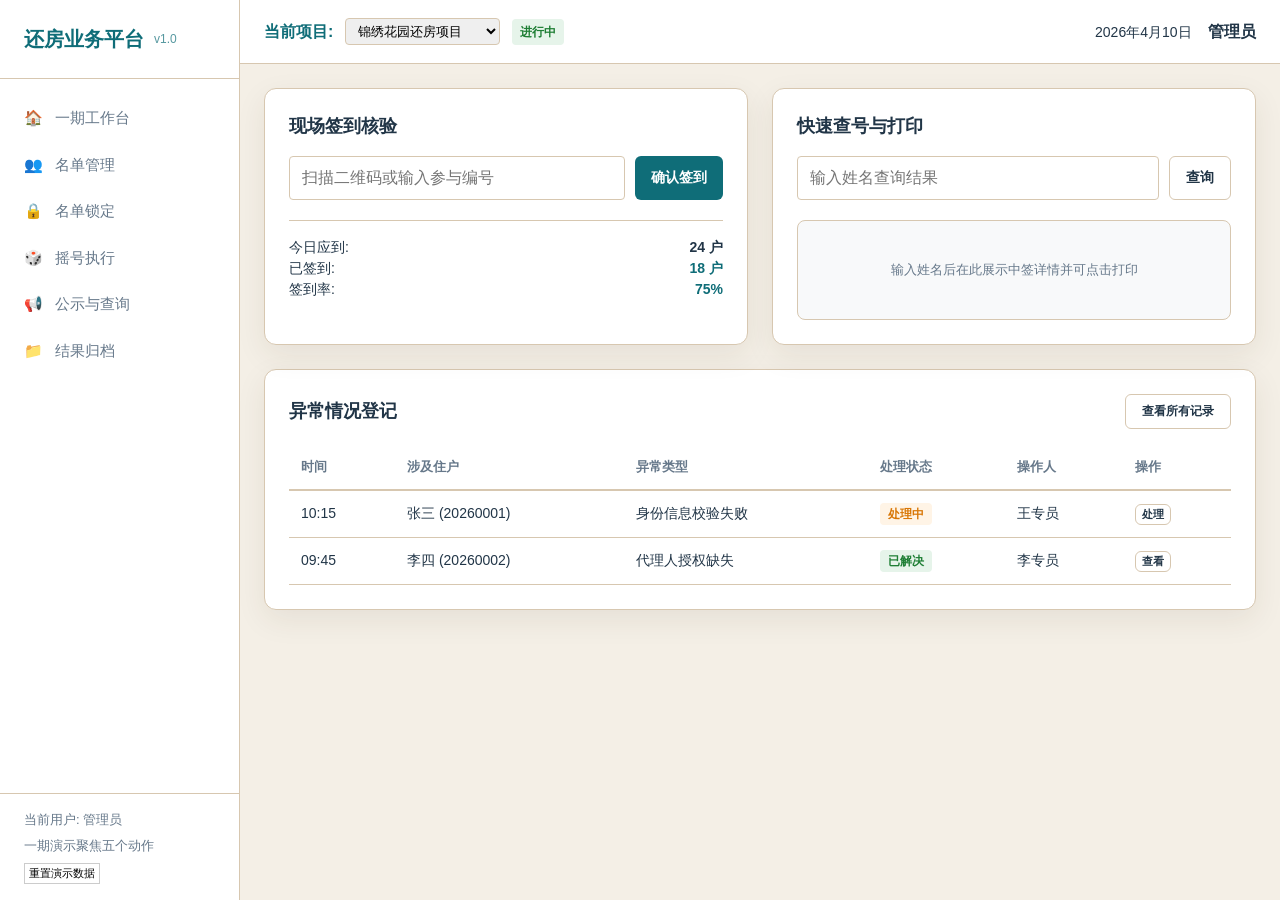
<file: prototype/onsite.html>
<!DOCTYPE html>
<html lang="zh-CN">
<head>
  <meta charset="UTF-8">
  <meta name="viewport" content="width=device-width, initial-scale=1.0">
  <title>现场服务 - 还房业务平台</title>
  <link rel="stylesheet" href="assets/css/style.css">
</head>
<body>
  <div class="sidebar"></div>
  <div class="main">
    <div class="top-bar"></div>
    <div class="content">
      <div style="display: grid; grid-template-columns: 1fr 1fr; gap: 24px;">
        <!-- Check-in Section -->
        <div class="card">
          <div class="card-title">现场签到核验</div>
          <div style="margin-bottom: 20px;">
            <div style="display: flex; gap: 10px;">
              <input type="text" placeholder="扫描二维码或输入参与编号" style="flex: 1; padding: 12px; border: 1px solid var(--line); border-radius: 4px; font-size: 16px;">
              <button class="btn btn-primary">确认签到</button>
            </div>
          </div>
          <div style="font-size: 14px; border-top: 1px solid var(--line); padding-top: 16px;">
            <div class="flex justify-between mb-2">
              <span>今日应到:</span>
              <span style="font-weight: 700;">24 户</span>
            </div>
            <div class="flex justify-between mb-2">
              <span>已签到:</span>
              <span style="font-weight: 700; color: var(--accent);">18 户</span>
            </div>
            <div class="flex justify-between">
              <span>签到率:</span>
              <span style="font-weight: 700; color: var(--accent);">75%</span>
            </div>
          </div>
        </div>

        <!-- Quick Query Section -->
        <div class="card">
          <div class="card-title">快速查号与打印</div>
          <div style="margin-bottom: 20px;">
            <div style="display: flex; gap: 10px;">
              <input type="text" placeholder="输入姓名查询结果" style="flex: 1; padding: 12px; border: 1px solid var(--line); border-radius: 4px; font-size: 16px;">
              <button class="btn btn-secondary">查询</button>
            </div>
          </div>
          <div style="background: #f8f9fa; padding: 16px; border-radius: 8px; border: 1px solid var(--line); min-height: 100px; display: flex; align-items: center; justify-content: center; color: var(--muted); font-size: 13px;">
            输入姓名后在此展示中签详情并可点击打印
          </div>
        </div>
      </div>

      <div class="card">
        <div class="card-title">
          <span>异常情况登记</span>
          <button class="btn btn-secondary" style="font-size: 12px;">查看所有记录</button>
        </div>
        <div class="table-container">
          <table style="font-size: 13px;">
            <thead>
              <tr>
                <th>时间</th>
                <th>涉及住户</th>
                <th>异常类型</th>
                <th>处理状态</th>
                <th>操作人</th>
                <th>操作</th>
              </tr>
            </thead>
            <tbody>
              <tr>
                <td>10:15</td>
                <td>张三 (20260001)</td>
                <td>身份信息校验失败</td>
                <td><span class="badge badge-warning">处理中</span></td>
                <td>王专员</td>
                <td><button class="btn btn-secondary" style="padding: 2px 6px; font-size: 11px;">处理</button></td>
              </tr>
              <tr>
                <td>09:45</td>
                <td>李四 (20260002)</td>
                <td>代理人授权缺失</td>
                <td><span class="badge badge-success">已解决</span></td>
                <td>李专员</td>
                <td><button class="btn btn-secondary" style="padding: 2px 6px; font-size: 11px;">查看</button></td>
              </tr>
            </tbody>
          </table>
        </div>
      </div>
    </div>
  </div>

  <script src="assets/js/app.js"></script>
  <script>
    document.addEventListener('DOMContentLoaded', () => {
      UI.renderSidebar('onsite');
      UI.renderTopBar();
    });
  </script>
</body>
</html>
</file>
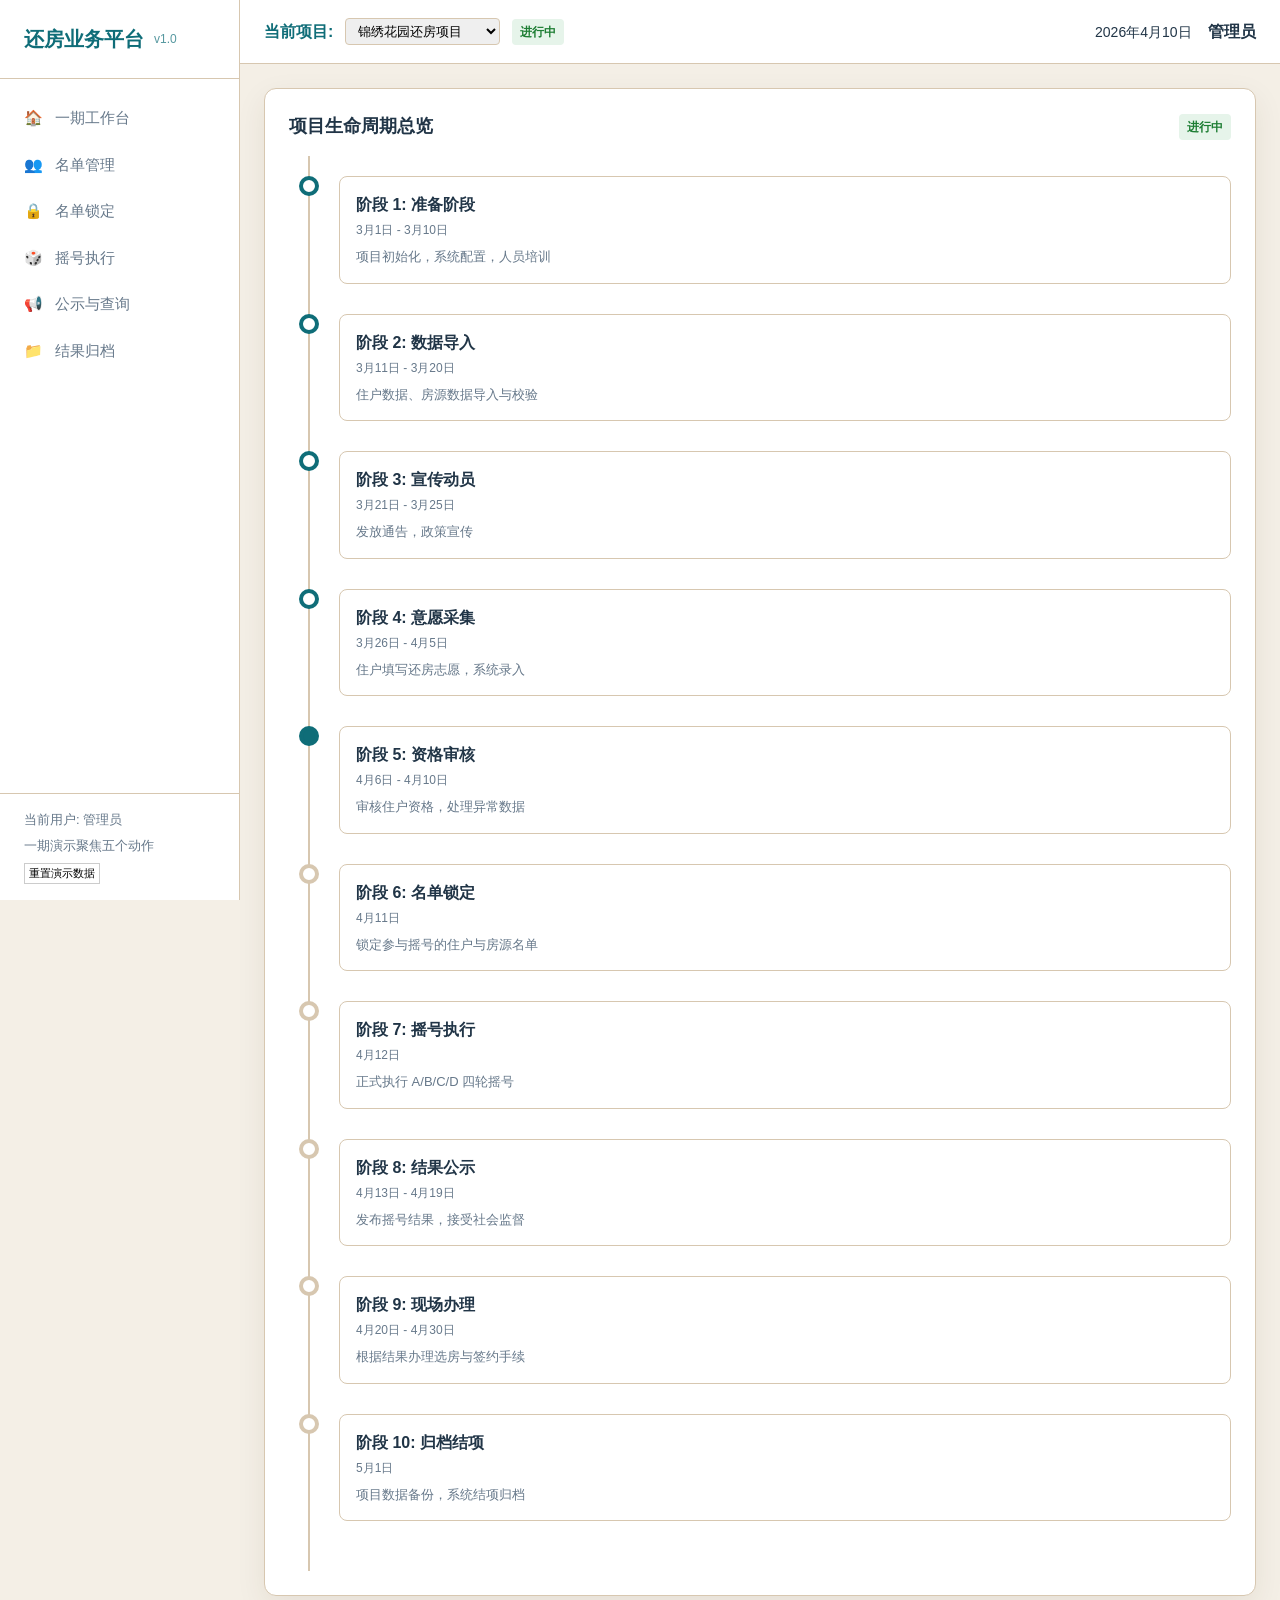
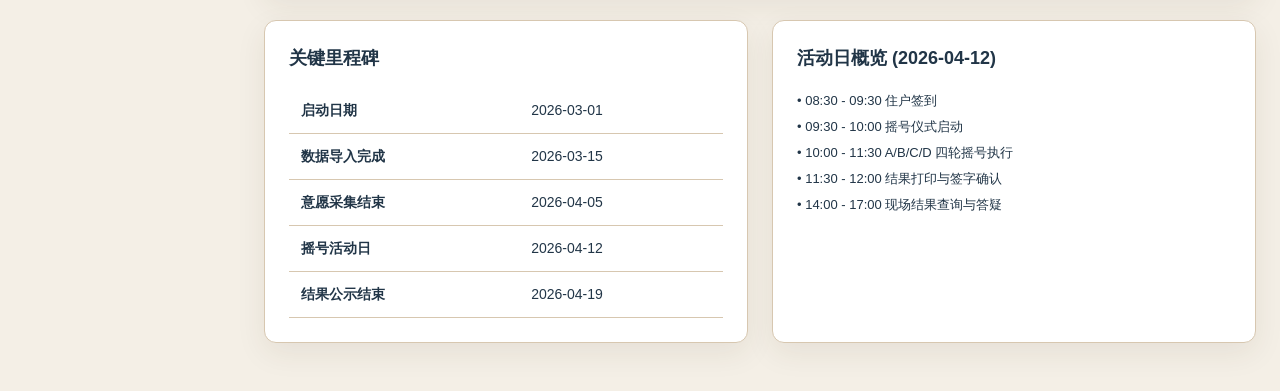
<file: prototype/project-overview.html>
<!DOCTYPE html>
<html lang="zh-CN">
<head>
  <meta charset="UTF-8">
  <meta name="viewport" content="width=device-width, initial-scale=1.0">
  <title>项目详情/阶段总览 - 还房业务平台</title>
  <link rel="stylesheet" href="assets/css/style.css">
  <style>
    .timeline {
      position: relative;
      padding: 20px 0;
    }
    .timeline::before {
      content: '';
      position: absolute;
      left: 19px;
      top: 0;
      bottom: 0;
      width: 2px;
      background: var(--line);
    }
    .timeline-item {
      position: relative;
      padding-left: 50px;
      margin-bottom: 30px;
    }
    .timeline-dot {
      position: absolute;
      left: 10px;
      top: 0;
      width: 20px;
      height: 20px;
      border-radius: 50%;
      background: #fff;
      border: 4px solid var(--line);
      z-index: 1;
    }
    .timeline-item.active .timeline-dot {
      border-color: var(--accent);
      background: var(--accent);
    }
    .timeline-item.completed .timeline-dot {
      border-color: var(--accent);
      background: #fff;
    }
    .timeline-content {
      background: #fff;
      padding: 16px;
      border-radius: 8px;
      border: 1px solid var(--line);
    }
    .timeline-title {
      font-weight: 700;
      margin-bottom: 4px;
    }
    .timeline-date {
      font-size: 12px;
      color: var(--muted);
    }
  </style>
</head>
<body>
  <div class="sidebar"></div>
  <div class="main">
    <div class="top-bar"></div>
    <div class="content">
      <div class="card">
        <div class="card-title">
          <span>项目生命周期总览</span>
          <span class="badge badge-success">进行中</span>
        </div>
        <div class="timeline" id="timeline-container">
          <!-- Timeline items will be rendered here -->
        </div>
      </div>

      <div style="display: grid; grid-template-columns: 1fr 1fr; gap: 24px;">
        <div class="card">
          <div class="card-title">关键里程碑</div>
          <table style="font-size: 13px;">
            <tr><td style="font-weight: 600;">启动日期</td><td>2026-03-01</td></tr>
            <tr><td style="font-weight: 600;">数据导入完成</td><td>2026-03-15</td></tr>
            <tr><td style="font-weight: 600;">意愿采集结束</td><td>2026-04-05</td></tr>
            <tr><td style="font-weight: 600;">摇号活动日</td><td>2026-04-12</td></tr>
            <tr><td style="font-weight: 600;">结果公示结束</td><td>2026-04-19</td></tr>
          </table>
        </div>
        <div class="card">
          <div class="card-title">活动日概览 (2026-04-12)</div>
          <div style="font-size: 13px; line-height: 2;">
            <div>• 08:30 - 09:30 住户签到</div>
            <div>• 09:30 - 10:00 摇号仪式启动</div>
            <div>• 10:00 - 11:30 A/B/C/D 四轮摇号执行</div>
            <div>• 11:30 - 12:00 结果打印与签字确认</div>
            <div>• 14:00 - 17:00 现场结果查询与答疑</div>
          </div>
        </div>
      </div>
    </div>
  </div>

  <script src="assets/js/app.js"></script>
  <script>
    document.addEventListener('DOMContentLoaded', () => {
      UI.renderSidebar('overview');
      UI.renderTopBar();

      const stages = [
        { name: '准备阶段', date: '3月1日 - 3月10日', desc: '项目初始化，系统配置，人员培训' },
        { name: '数据导入', date: '3月11日 - 3月20日', desc: '住户数据、房源数据导入与校验' },
        { name: '宣传动员', date: '3月21日 - 3月25日', desc: '发放通告，政策宣传' },
        { name: '意愿采集', date: '3月26日 - 4月5日', desc: '住户填写还房志愿，系统录入' },
        { name: '资格审核', date: '4月6日 - 4月10日', desc: '审核住户资格，处理异常数据' },
        { name: '名单锁定', date: '4月11日', desc: '锁定参与摇号的住户与房源名单' },
        { name: '摇号执行', date: '4月12日', desc: '正式执行 A/B/C/D 四轮摇号' },
        { name: '结果公示', date: '4月13日 - 4月19日', desc: '发布摇号结果，接受社会监督' },
        { name: '现场办理', date: '4月20日 - 4月30日', desc: '根据结果办理选房与签约手续' },
        { name: '归档结项', date: '5月1日', desc: '项目数据备份，系统结项归档' }
      ];

      const currentStageIdx = 4; // Mock current stage
      const timeline = document.getElementById('timeline-container');
      
      stages.forEach((stage, index) => {
        const item = document.createElement('div');
        item.className = `timeline-item ${index === currentStageIdx ? 'active' : (index < currentStageIdx ? 'completed' : '')}`;
        item.innerHTML = `
          <div class="timeline-dot"></div>
          <div class="timeline-content">
            <div class="timeline-title">阶段 ${index + 1}: ${stage.name}</div>
            <div class="timeline-date">${stage.date}</div>
            <div style="font-size: 13px; margin-top: 8px; color: var(--muted);">${stage.desc}</div>
          </div>
        `;
        timeline.appendChild(item);
      });
    });
  </script>
</body>
</html>
</file>
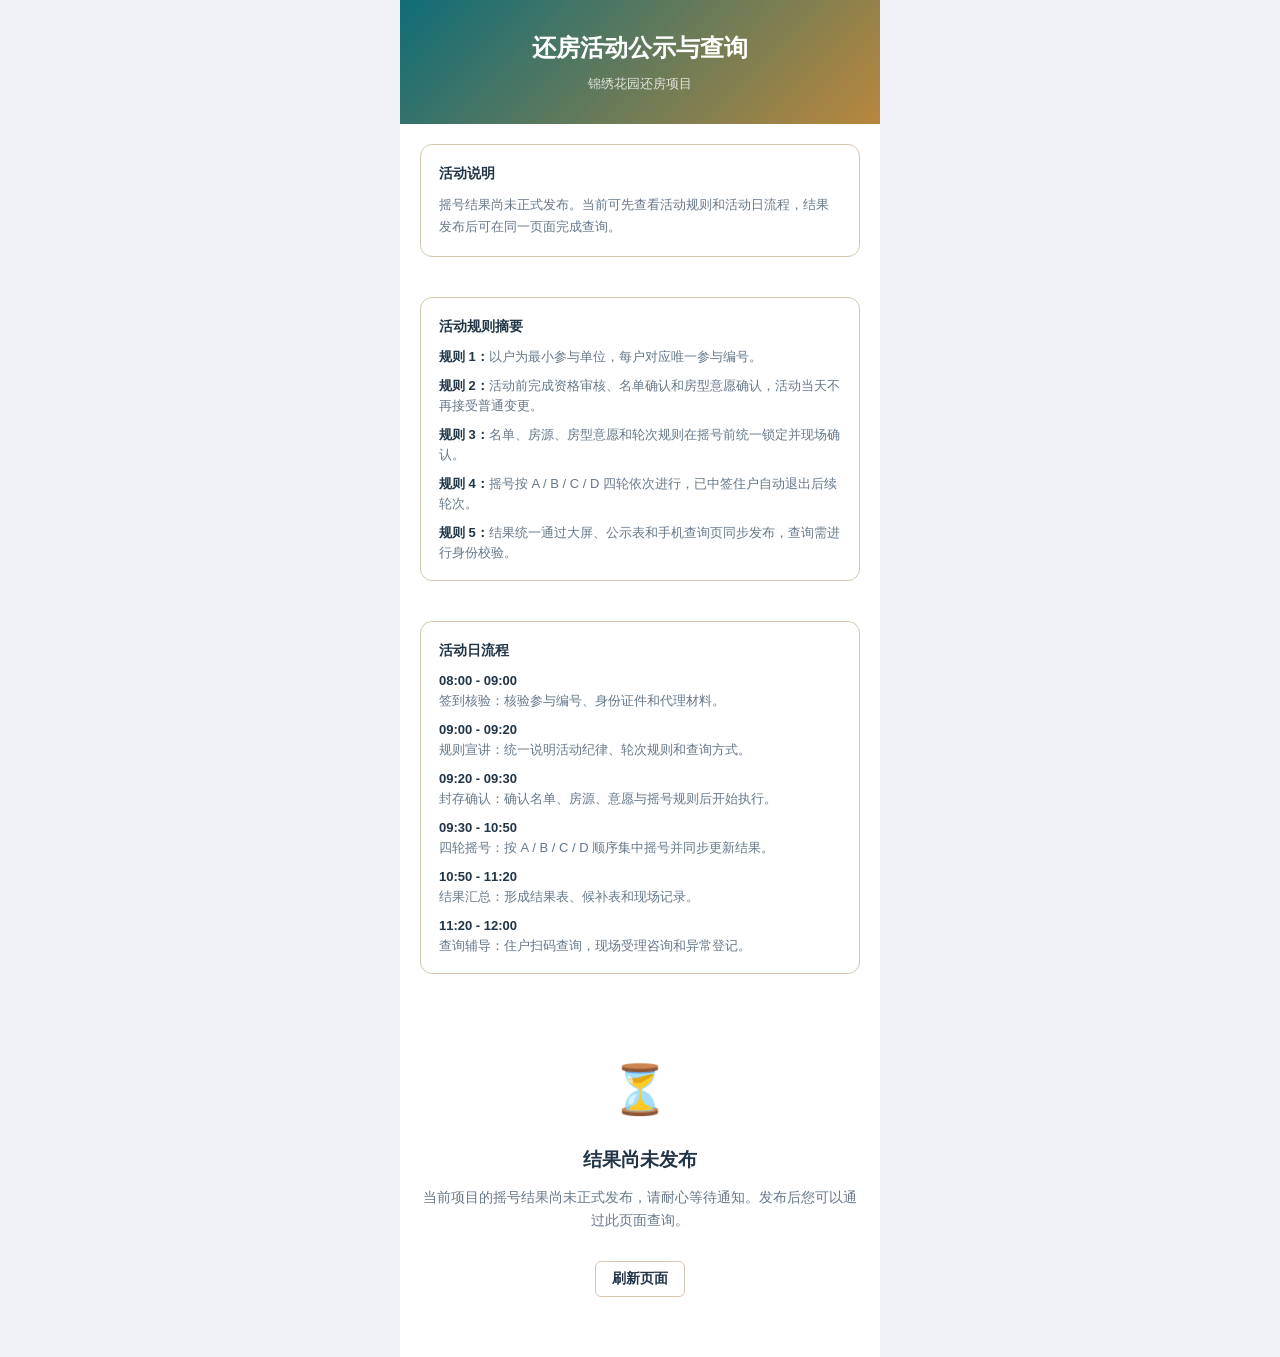
<file: prototype/query.html>
<!DOCTYPE html>
<html lang="zh-CN">
<head>
  <meta charset="UTF-8">
  <meta name="viewport" content="width=device-width, initial-scale=1.0">
  <title>规则公示与结果查询</title>
  <link rel="stylesheet" href="assets/css/style.css">
  <style>
    body {
      background: #f0f2f5;
      display: block;
      min-height: 100vh;
    }
    .mobile-container {
      max-width: 480px;
      margin: 0 auto;
      background: #fff;
      min-height: 100vh;
      display: flex;
      flex-direction: column;
    }
    .query-header {
      background: linear-gradient(135deg, var(--accent), var(--gold));
      color: #fff;
      padding: 30px 20px;
      text-align: center;
    }
    .query-form {
      padding: 30px 20px;
    }
    .form-group {
      margin-bottom: 20px;
    }
    .form-group label {
      display: block;
      font-size: 14px;
      color: var(--muted);
      margin-bottom: 8px;
    }
    .form-group input {
      width: 100%;
      padding: 14px;
      border: 1px solid var(--line);
      border-radius: 8px;
      font-size: 16px;
    }
    .result-card {
      margin: 20px;
      padding: 24px;
      border-radius: 12px;
      background: var(--paper);
      border: 1px solid var(--gold);
      box-shadow: 0 10px 20px rgba(185, 135, 61, 0.1);
    }
    .result-item {
      display: flex;
      justify-content: space-between;
      padding: 12px 0;
      border-bottom: 1px solid rgba(0,0,0,0.05);
    }
    .result-item:last-child {
      border-bottom: none;
    }
    .result-label {
      color: var(--muted);
      font-size: 14px;
    }
    .result-value {
      font-weight: 700;
      color: var(--ink);
    }
    .notice-card {
      margin: 20px;
      padding: 18px;
      border: 1px solid var(--line);
      border-radius: 12px;
      background: #fff;
    }
    .notice-title {
      font-size: 14px;
      font-weight: 700;
      margin-bottom: 10px;
    }
  </style>
</head>
<body>
  <div class="mobile-container">
    <div class="query-header">
      <h2 style="margin-bottom: 8px;">还房活动公示与查询</h2>
      <p style="font-size: 13px; opacity: 0.8;" id="project-name">锦绣花园还房项目</p>
    </div>

    <div class="notice-card">
      <div class="notice-title">活动说明</div>
      <div id="publish-notice" style="font-size: 13px; color: var(--muted); line-height: 1.7;">
        当前页面用于统一展示活动规则、活动流程和摇号结果查询入口。
      </div>
    </div>

    <div id="query-section" class="query-form">
      <div class="form-group">
        <label>参与编号</label>
        <input type="text" id="household-id" placeholder="例如: 20260001">
      </div>
      <div class="form-group">
        <label>身份证后四位</label>
        <input type="text" id="id-last-4" placeholder="请输入身份证最后4位">
      </div>
      <button class="btn btn-primary" style="width: 100%; padding: 14px; font-size: 16px; margin-top: 10px;" onclick="doQuery()">立即查询</button>
      
      <div style="margin-top: 40px; text-align: center; font-size: 12px; color: var(--muted);">
        如有疑问，请咨询现场工作人员或拨打：<br>010-88888888
      </div>
    </div>

    <div class="notice-card">
      <div class="notice-title">活动规则摘要</div>
      <div id="rules-panel" style="display: grid; gap: 10px; font-size: 13px; color: var(--muted);"></div>
    </div>

    <div class="notice-card">
      <div class="notice-title">活动日流程</div>
      <div id="flow-panel" style="display: grid; gap: 10px; font-size: 13px; color: var(--muted);"></div>
    </div>

    <div id="result-section" style="display: none;">
      <div class="result-card">
        <div style="text-align: center; margin-bottom: 20px;">
          <div style="font-size: 40px; margin-bottom: 10px;">🎉</div>
          <h3 style="color: var(--gold);">恭喜您，已中签！</h3>
        </div>
        <div class="result-item">
          <span class="result-label">中签人</span>
          <span class="result-value" id="res-name">张*</span>
        </div>
        <div class="result-item">
          <span class="result-label">中签房源</span>
          <span class="result-value" id="res-unit" style="font-size: 20px; color: var(--accent);">1-101</span>
        </div>
        <div class="result-item">
          <span class="result-label">房型</span>
          <span class="result-value" id="res-type">120㎡ (A型)</span>
        </div>
        <div class="result-item">
          <span class="result-label">中签轮次</span>
          <span class="result-value" id="res-round">A 轮</span>
        </div>
      </div>
      
      <div style="padding: 0 20px;">
        <div style="background: #fff; border: 1px solid var(--line); border-radius: 8px; padding: 16px;">
          <h4 style="font-size: 14px; margin-bottom: 10px;">后续办理提示：</h4>
          <ul style="font-size: 13px; color: var(--muted); padding-left: 20px; line-height: 1.8;">
            <li>请于 2026-04-20 前前往现场指挥部。</li>
            <li>携带本人有效身份证原件及复印件。</li>
            <li>代理人需提供书面委托书及代理人身份证。</li>
          </ul>
        </div>
        <button class="btn btn-secondary" style="width: 100%; margin-top: 20px;" onclick="location.reload()">返回重新查询</button>
      </div>
    </div>

    <div id="not-published" style="display: none; padding: 60px 20px; text-align: center;">
      <div style="font-size: 48px; margin-bottom: 20px;">⏳</div>
      <h3 style="margin-bottom: 12px;">结果尚未发布</h3>
      <p style="font-size: 14px; color: var(--muted); line-height: 1.6;">
        当前项目的摇号结果尚未正式发布，请耐心等待通知。发布后您可以通过此页面查询。
      </p>
      <button class="btn btn-secondary" style="margin-top: 30px;" onclick="location.reload()">刷新页面</button>
    </div>
  </div>

  <script src="assets/js/app.js"></script>
  <script>
    function doQuery() {
      const hid = document.getElementById('household-id').value;
      const last4 = document.getElementById('id-last-4').value;

      if (!hid || !last4) {
        alert('请输入完整的查询信息');
        return;
      }

      const household = PrototypeState.data.households.find(h => h.householdId === hid && h.idLast4 === last4);

      if (!household) {
        alert('查询失败：未找到对应住户信息或身份校验不通过。');
        return;
      }

      const result = (PrototypeState.data.lotteryResults || []).find(r => r.householdId === hid);

      if (!result) {
        alert('查询提示：您在本次摇号中未中签，请关注候补名单或后续批次。');
        return;
      }

      // Show results
      document.getElementById('query-section').style.display = 'none';
      document.getElementById('result-section').style.display = 'block';
      
      document.getElementById('res-name').textContent = household.name[0] + '*';
      document.getElementById('res-unit').textContent = result.unit;
      document.getElementById('res-round').textContent = result.round + ' 轮';
      document.getElementById('res-type').textContent = PrototypeState.getRoundTypeText(result.round);
    }

    document.addEventListener('DOMContentLoaded', () => {
      const project = PrototypeState.getCurrentProject();
      document.getElementById('project-name').textContent = project.name;
      document.getElementById('rules-panel').innerHTML = PrototypeState.getPublicRules().map((rule, index) => `
        <div><strong style="color: var(--ink);">规则 ${index + 1}：</strong>${rule}</div>
      `).join('');
      document.getElementById('flow-panel').innerHTML = PrototypeState.getActivityFlow().map(item => `
        <div>
          <strong style="color: var(--ink);">${item.time}</strong><br>
          ${item.title}：${item.detail}
        </div>
      `).join('');

      if (!PrototypeState.data.publishedState) {
        document.getElementById('publish-notice').textContent = '摇号结果尚未正式发布。当前可先查看活动规则和活动日流程，结果发布后可在同一页面完成查询。';
        document.getElementById('query-section').style.display = 'none';
        document.getElementById('not-published').style.display = 'block';
      } else {
        document.getElementById('publish-notice').textContent = '摇号结果已发布。您可凭参与编号和身份证后四位查询本人结果，并同步查看后续办理说明。';
      }
    });
  </script>
</body>
</html>
</file>
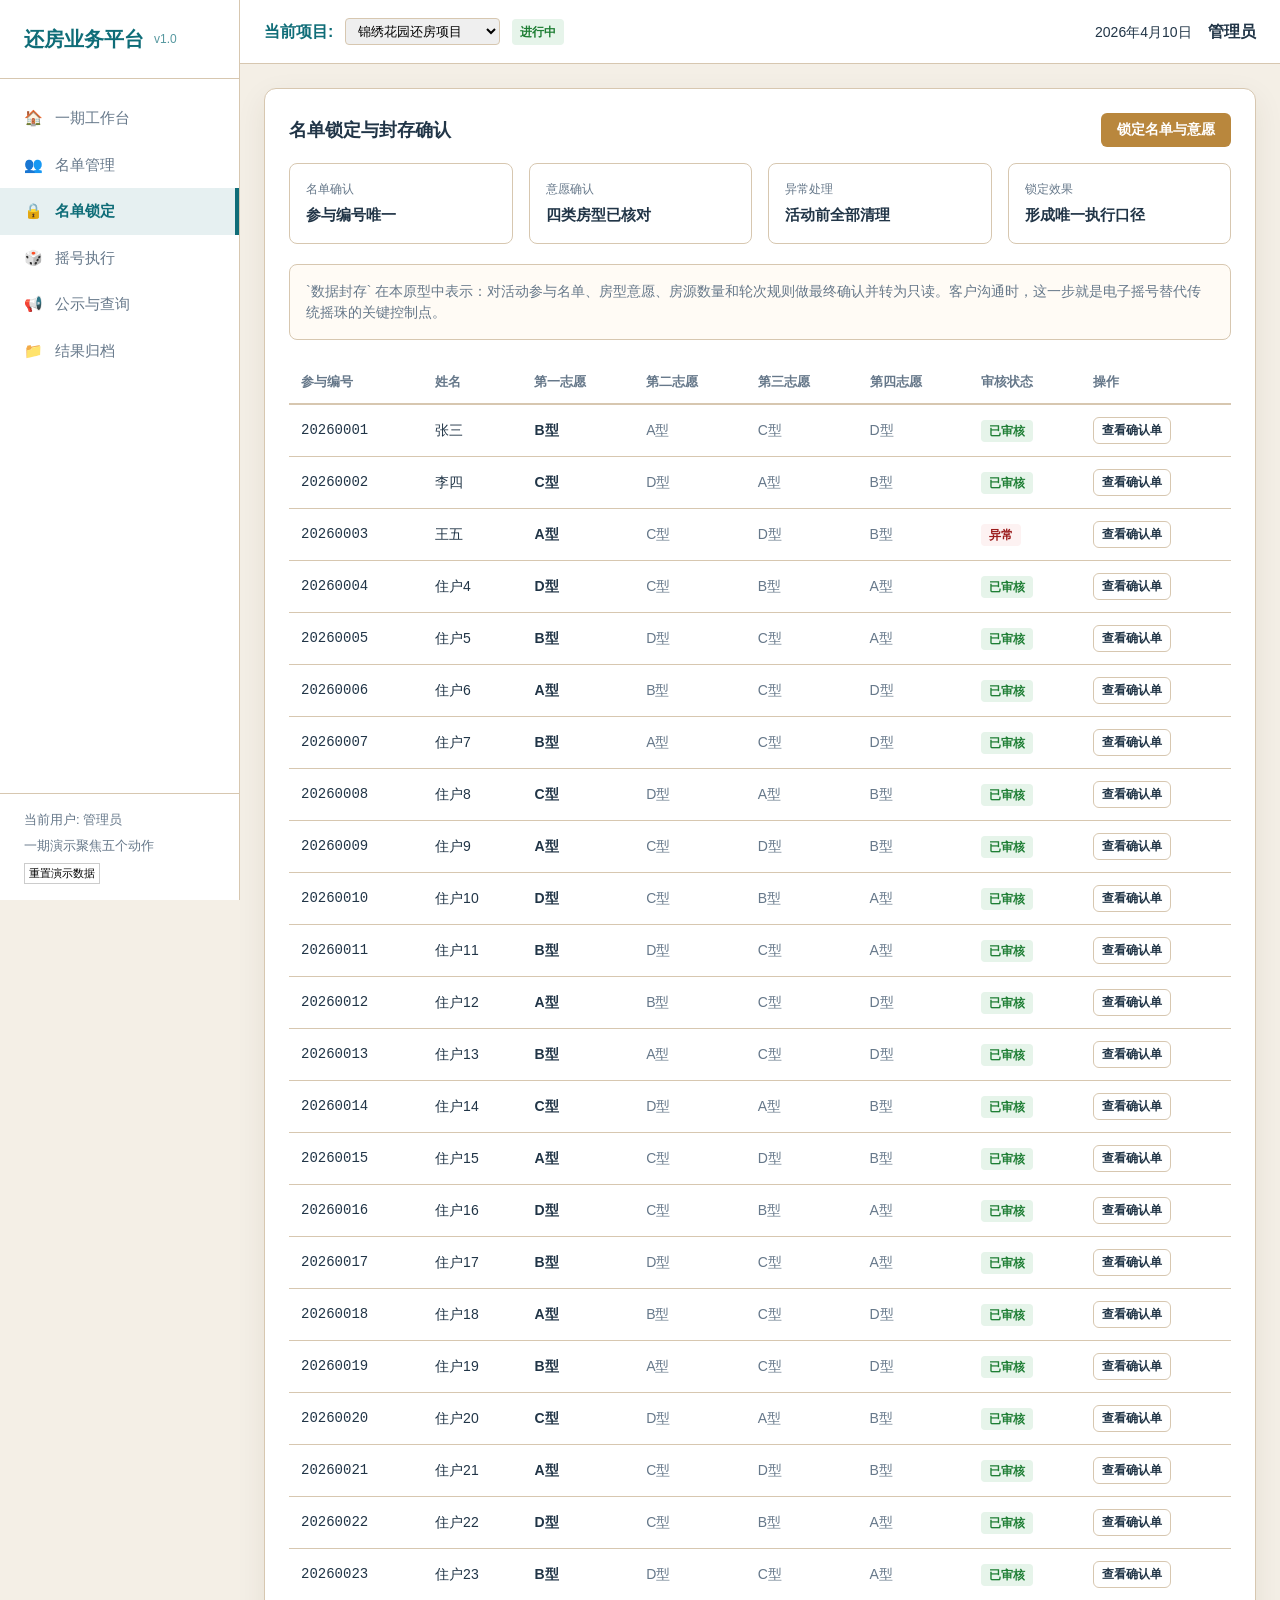
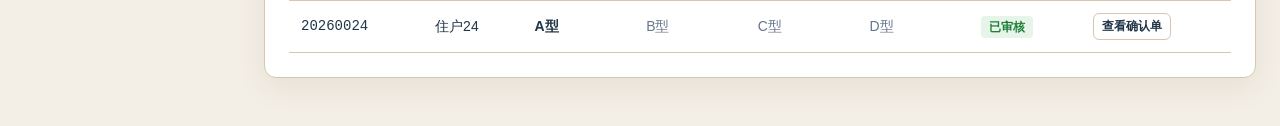
<file: prototype/review.html>
<!DOCTYPE html>
<html lang="zh-CN">
<head>
  <meta charset="UTF-8">
  <meta name="viewport" content="width=device-width, initial-scale=1.0">
  <title>名单锁定 - 还房活动一期原型</title>
  <link rel="stylesheet" href="assets/css/style.css">
</head>
<body>
  <div class="sidebar"></div>
  <div class="main">
    <div class="top-bar"></div>
    <div class="content">
      <div class="card" id="lock-banner" style="background: var(--gold-soft); border-color: var(--gold); display: none;">
        <div style="display: flex; align-items: center; justify-content: space-between;">
          <div style="display: flex; align-items: center; gap: 12px;">
            <span style="font-size: 24px;">🔒</span>
            <div>
              <div style="font-weight: 700; color: var(--gold);">名单已锁定</div>
              <div style="font-size: 13px; opacity: 0.8;">当前项目的有效名单、房型意愿和执行口径已冻结，只允许按异常流程处理。摇号执行入口已开放。</div>
            </div>
          </div>
          <button class="btn btn-secondary" onclick="toggleLock()">解锁(演示用)</button>
        </div>
      </div>

      <div class="card">
        <div class="card-title">
          <span>名单锁定与封存确认</span>
          <button class="btn btn-gold" id="lock-btn" onclick="toggleLock()">锁定名单与意愿</button>
        </div>

        <div style="display: grid; grid-template-columns: repeat(4, 1fr); gap: 16px; margin-bottom: 20px;">
          <div style="padding: 16px; border: 1px solid var(--line); border-radius: 8px;">
            <div style="font-size: 12px; color: var(--muted);">名单确认</div>
            <div style="font-size: 15px; font-weight: 700; margin-top: 6px;">参与编号唯一</div>
          </div>
          <div style="padding: 16px; border: 1px solid var(--line); border-radius: 8px;">
            <div style="font-size: 12px; color: var(--muted);">意愿确认</div>
            <div style="font-size: 15px; font-weight: 700; margin-top: 6px;">四类房型已核对</div>
          </div>
          <div style="padding: 16px; border: 1px solid var(--line); border-radius: 8px;">
            <div style="font-size: 12px; color: var(--muted);">异常处理</div>
            <div style="font-size: 15px; font-weight: 700; margin-top: 6px;">活动前全部清理</div>
          </div>
          <div style="padding: 16px; border: 1px solid var(--line); border-radius: 8px;">
            <div style="font-size: 12px; color: var(--muted);">锁定效果</div>
            <div style="font-size: 15px; font-weight: 700; margin-top: 6px;">形成唯一执行口径</div>
          </div>
        </div>

        <div style="background: var(--paper); border: 1px solid var(--line); border-radius: 8px; padding: 16px; margin-bottom: 20px; font-size: 14px; color: var(--muted);">
          `数据封存` 在本原型中表示：对活动参与名单、房型意愿、房源数量和轮次规则做最终确认并转为只读。客户沟通时，这一步就是电子摇号替代传统摇珠的关键控制点。
        </div>
        
        <div class="table-container">
          <table id="review-table">
            <thead>
              <tr>
                <th>参与编号</th>
                <th>姓名</th>
                <th>第一志愿</th>
                <th>第二志愿</th>
                <th>第三志愿</th>
                <th>第四志愿</th>
                <th>审核状态</th>
                <th>操作</th>
              </tr>
            </thead>
            <tbody>
              <!-- Rows will be rendered here -->
            </tbody>
          </table>
        </div>
      </div>
    </div>
  </div>

  <script src="assets/js/app.js"></script>
  <script>
    function toggleLock() {
      PrototypeState.data.lockState = !PrototypeState.data.lockState;
      PrototypeState.save();
      location.reload();
    }

    document.addEventListener('DOMContentLoaded', () => {
      UI.renderSidebar('review');
      UI.renderTopBar();

      const isLocked = PrototypeState.data.lockState;
      const lockBanner = document.getElementById('lock-banner');
      const lockBtn = document.getElementById('lock-btn');
      
      if (isLocked) {
        lockBanner.style.display = 'block';
        lockBtn.style.display = 'none';
      }

      const tableBody = document.querySelector('#review-table tbody');
      const households = PrototypeState.data.households;

      households.forEach(h => {
        const tr = document.createElement('tr');
        const statusClass = h.status === '已审核' ? 'badge-success' : 'badge-danger';
        const wishes = PrototypeState.getHouseholdWishes(h);

        tr.innerHTML = `
          <td style="font-family: monospace;">${h.householdId}</td>
          <td>${h.name}</td>
          <td><span style="font-weight: 600;">${wishes[0]}</span></td>
          <td style="color: var(--muted);">${wishes[1]}</td>
          <td style="color: var(--muted);">${wishes[2]}</td>
          <td style="color: var(--muted);">${wishes[3]}</td>
          <td><span class="badge ${statusClass}">${h.status}</span></td>
          <td>
            <button class="btn btn-secondary" style="padding: 4px 8px; font-size: 12px;" ${isLocked ? 'disabled' : ''}>查看确认单</button>
          </td>
        `;
        tableBody.appendChild(tr);
      });
    });
  </script>
</body>
</html>
</file>
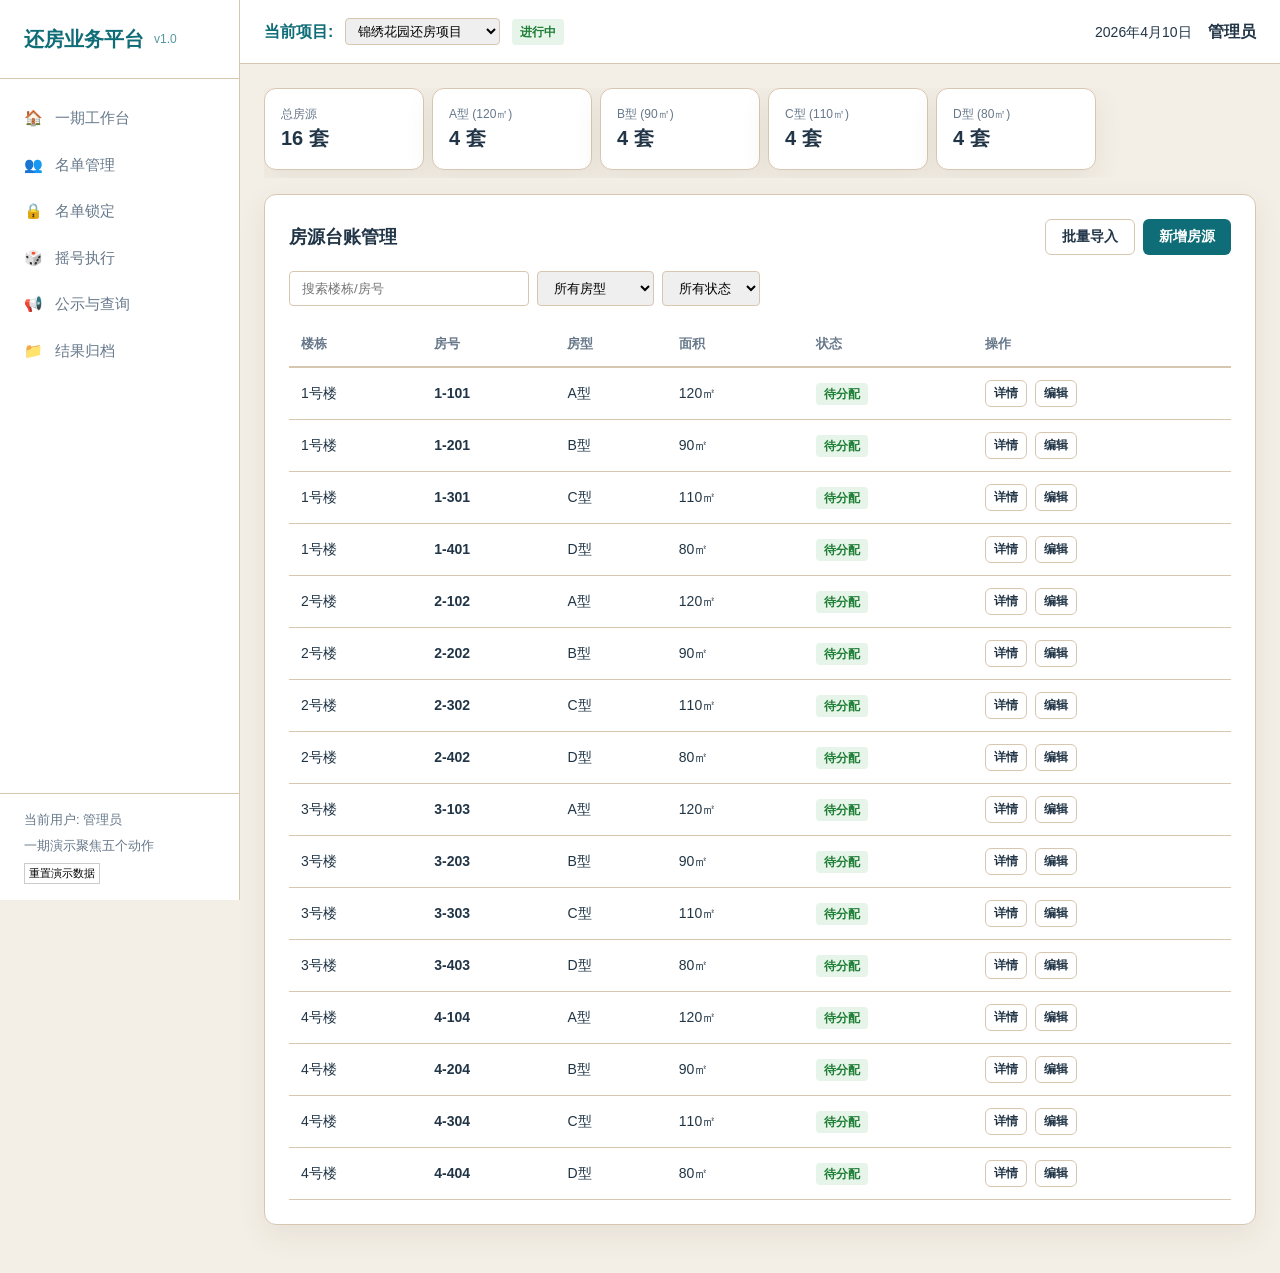
<file: prototype/units.html>
<!DOCTYPE html>
<html lang="zh-CN">
<head>
  <meta charset="UTF-8">
  <meta name="viewport" content="width=device-width, initial-scale=1.0">
  <title>房源管理 - 还房业务平台</title>
  <link rel="stylesheet" href="assets/css/style.css">
</head>
<body>
  <div class="sidebar"></div>
  <div class="main">
    <div class="top-bar"></div>
    <div class="content">
      <div class="flex gap-2 mb-4" style="overflow-x: auto; padding-bottom: 8px;">
        <div class="card" style="margin-bottom: 0; min-width: 160px; padding: 16px;">
          <div style="font-size: 12px; color: var(--muted);">总房源</div>
          <div style="font-size: 20px; font-weight: 700;">16 套</div>
        </div>
        <div class="card" style="margin-bottom: 0; min-width: 160px; padding: 16px;">
          <div style="font-size: 12px; color: var(--muted);">A型 (120㎡)</div>
          <div style="font-size: 20px; font-weight: 700;">4 套</div>
        </div>
        <div class="card" style="margin-bottom: 0; min-width: 160px; padding: 16px;">
          <div style="font-size: 12px; color: var(--muted);">B型 (90㎡)</div>
          <div style="font-size: 20px; font-weight: 700;">4 套</div>
        </div>
        <div class="card" style="margin-bottom: 0; min-width: 160px; padding: 16px;">
          <div style="font-size: 12px; color: var(--muted);">C型 (110㎡)</div>
          <div style="font-size: 20px; font-weight: 700;">4 套</div>
        </div>
        <div class="card" style="margin-bottom: 0; min-width: 160px; padding: 16px;">
          <div style="font-size: 12px; color: var(--muted);">D型 (80㎡)</div>
          <div style="font-size: 20px; font-weight: 700;">4 套</div>
        </div>
      </div>

      <div class="card">
        <div class="card-title">
          <span>房源台账管理</span>
          <div class="flex gap-2">
            <button class="btn btn-secondary">批量导入</button>
            <button class="btn btn-primary">新增房源</button>
          </div>
        </div>
        
        <div class="flex justify-between mb-4">
          <div class="flex gap-2">
            <input type="text" placeholder="搜索楼栋/房号" style="padding: 8px 12px; border: 1px solid var(--line); border-radius: 4px; width: 240px;">
            <select style="padding: 8px 12px; border: 1px solid var(--line); border-radius: 4px;">
              <option value="">所有房型</option>
              <option value="A型">A型 (120㎡)</option>
              <option value="B型">B型 (90㎡)</option>
              <option value="C型">C型 (110㎡)</option>
              <option value="D型">D型 (80㎡)</option>
            </select>
            <select style="padding: 8px 12px; border: 1px solid var(--line); border-radius: 4px;">
              <option value="">所有状态</option>
              <option value="待分配">待分配</option>
              <option value="已分配">已分配</option>
              <option value="锁定">锁定</option>
            </select>
          </div>
        </div>

        <div class="table-container">
          <table id="unit-table">
            <thead>
              <tr>
                <th>楼栋</th>
                <th>房号</th>
                <th>房型</th>
                <th>面积</th>
                <th>状态</th>
                <th>操作</th>
              </tr>
            </thead>
            <tbody>
              <!-- Rows will be rendered here -->
            </tbody>
          </table>
        </div>
      </div>
    </div>
  </div>

  <script src="assets/js/app.js"></script>
  <script>
    document.addEventListener('DOMContentLoaded', () => {
      UI.renderSidebar('units');
      UI.renderTopBar();

      const tableBody = document.querySelector('#unit-table tbody');
      
      // Generate units for demonstration
      const units = [];
      const types = ['A型', 'B型', 'C型', 'D型'];
      const areas = ['120㎡', '90㎡', '110㎡', '80㎡'];

      for (let i = 1; i <= 4; i++) {
        types.forEach((type, typeIdx) => {
          units.push({
            building: `${i}号楼`,
            unit: `${i}-${(typeIdx + 1) * 100 + i}`,
            type: type,
            area: areas[typeIdx],
            status: '待分配'
          });
        });
      }

      units.forEach(u => {
        const tr = document.createElement('tr');
        tr.innerHTML = `
          <td>${u.building}</td>
          <td style="font-weight: 600;">${u.unit}</td>
          <td>${u.type}</td>
          <td>${u.area}</td>
          <td><span class="badge badge-success">${u.status}</span></td>
          <td>
            <button class="btn btn-secondary" style="padding: 4px 8px; font-size: 12px;">详情</button>
            <button class="btn btn-secondary" style="padding: 4px 8px; font-size: 12px; margin-left: 4px;">编辑</button>
          </td>
        `;
        tableBody.appendChild(tr);
      });
    });
  </script>
</body>
</html>
</file>
<file: prototype/assets/css/style.css>
:root {
  --bg: #f4efe6;
  --paper: rgba(255, 251, 245, 0.96);
  --ink: #213547;
  --muted: #66788a;
  --line: #d7c7b0;
  --accent: #0f6d78;
  --accent-soft: rgba(15, 109, 120, 0.1);
  --gold: #b9873d;
  --gold-soft: rgba(185, 135, 61, 0.1);
  --shadow: 0 10px 30px rgba(58, 46, 28, 0.08);
  --radius: 12px;
  --sidebar-width: 240px;
}

* {
  box-sizing: border-box;
  margin: 0;
  padding: 0;
}

body {
  font-family: "PingFang SC", "Hiragino Sans GB", "Microsoft YaHei", sans-serif;
  color: var(--ink);
  background: var(--bg);
  line-height: 1.5;
  display: flex;
  min-height: 100vh;
}

/* Sidebar */
.sidebar {
  width: var(--sidebar-width);
  background: #fff;
  border-right: 1px solid var(--line);
  display: flex;
  flex-direction: column;
  position: fixed;
  height: 100vh;
  z-index: 100;
}

.sidebar-header {
  padding: 24px;
  border-bottom: 1px solid var(--line);
}

.sidebar-logo {
  font-size: 20px;
  font-weight: 700;
  color: var(--accent);
  display: flex;
  align-items: center;
  gap: 10px;
}

.sidebar-nav {
  flex: 1;
  padding: 16px 0;
  overflow-y: auto;
}

.nav-item {
  display: flex;
  align-items: center;
  gap: 12px;
  padding: 12px 24px;
  color: var(--muted);
  text-decoration: none;
  font-size: 15px;
  transition: all 0.2s;
}

.nav-item:hover {
  background: var(--accent-soft);
  color: var(--accent);
}

.nav-item.active {
  background: var(--accent-soft);
  color: var(--accent);
  font-weight: 600;
  border-right: 4px solid var(--accent);
}

.sidebar-footer {
  padding: 16px 24px;
  border-top: 1px solid var(--line);
  font-size: 13px;
  color: var(--muted);
}

/* Main Content */
.main {
  flex: 1;
  margin-left: var(--sidebar-width);
  display: flex;
  flex-direction: column;
}

.top-bar {
  height: 64px;
  background: #fff;
  border-bottom: 1px solid var(--line);
  display: flex;
  align-items: center;
  justify-content: space-between;
  padding: 0 24px;
  position: sticky;
  top: 0;
  z-index: 90;
}

.project-selector {
  display: flex;
  align-items: center;
  gap: 12px;
}

.content {
  padding: 24px;
  flex: 1;
}

/* Common UI Elements */
.card {
  background: #fff;
  border-radius: var(--radius);
  border: 1px solid var(--line);
  box-shadow: var(--shadow);
  padding: 24px;
  margin-bottom: 24px;
}

.card-title {
  font-size: 18px;
  font-weight: 700;
  margin-bottom: 16px;
  display: flex;
  align-items: center;
  justify-content: space-between;
}

.btn {
  padding: 8px 16px;
  border-radius: 6px;
  font-size: 14px;
  font-weight: 600;
  cursor: pointer;
  border: none;
  transition: all 0.2s;
  display: inline-flex;
  align-items: center;
  gap: 8px;
}

.btn-primary {
  background: var(--accent);
  color: #fff;
}

.btn-primary:hover {
  background: #0d5d67;
}

.btn-secondary {
  background: #fff;
  color: var(--ink);
  border: 1px solid var(--line);
}

.btn-secondary:hover {
  background: var(--bg);
}

.btn-gold {
  background: var(--gold);
  color: #fff;
}

.badge {
  padding: 4px 8px;
  border-radius: 4px;
  font-size: 12px;
  font-weight: 600;
}

.badge-success { background: #e6f4ea; color: #1e7e34; }
.badge-warning { background: #fff4e6; color: #d97706; }
.badge-danger { background: #fdf2f2; color: #9b1c1c; }
.badge-info { background: #eff6ff; color: #1e40af; }

.table-container {
  overflow-x: auto;
}

table {
  width: 100%;
  border-collapse: collapse;
}

th {
  text-align: left;
  padding: 12px;
  border-bottom: 2px solid var(--line);
  font-size: 13px;
  color: var(--muted);
  font-weight: 600;
}

td {
  padding: 12px;
  border-bottom: 1px solid var(--line);
  font-size: 14px;
}

/* Mobile Query View */
.mobile-view {
  max-width: 480px;
  margin: 0 auto;
  background: #f8f9fa;
  min-height: 100vh;
  box-shadow: 0 0 40px rgba(0,0,0,0.1);
}

/* Utilities */
.text-muted { color: var(--muted); }
.mt-4 { margin-top: 16px; }
.mb-4 { margin-bottom: 16px; }
.flex { display: flex; }
.items-center { align-items: center; }
.justify-between { justify-content: space-between; }
.gap-2 { gap: 8px; }
</file>
